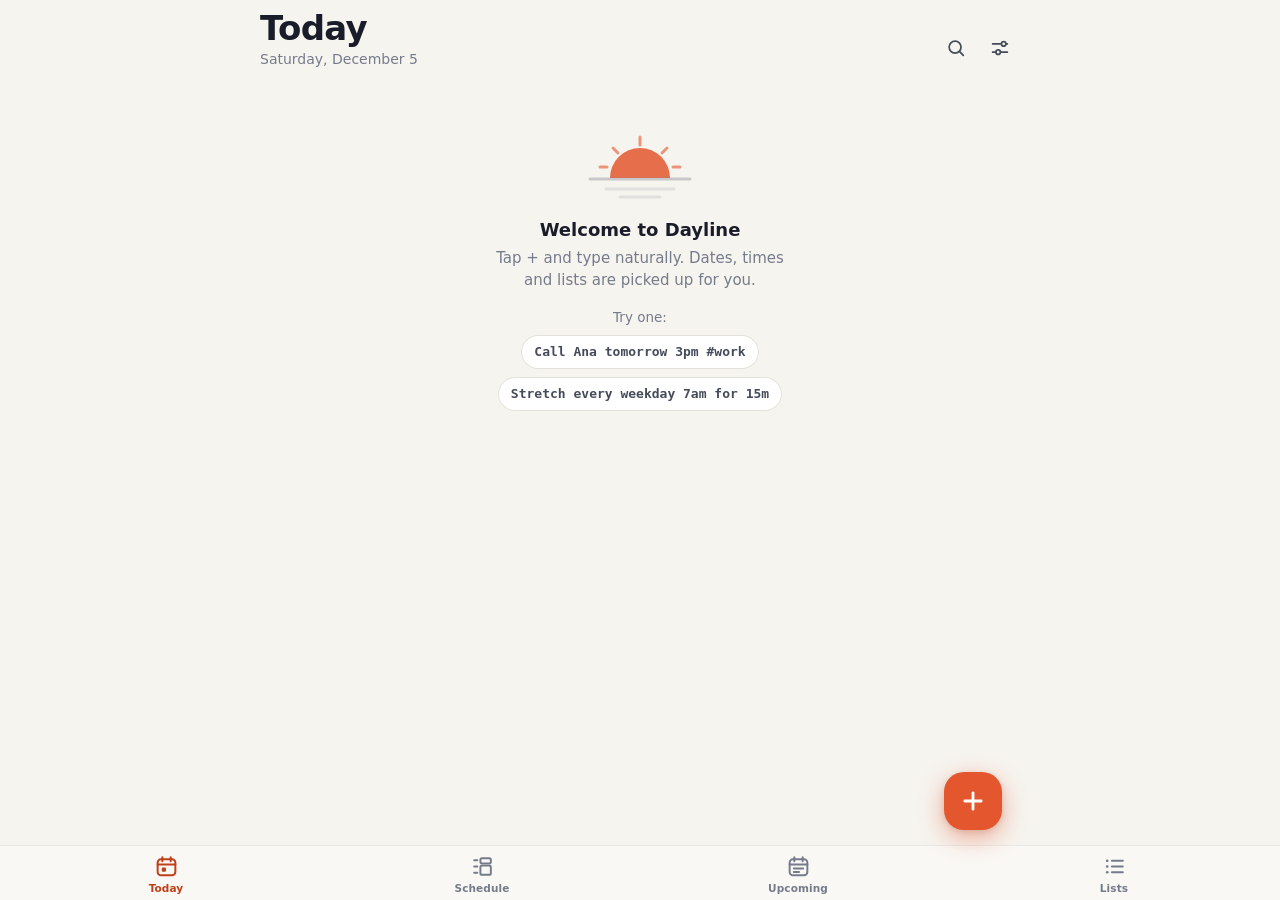
<file: index.html>
<!doctype html>
<html lang="en">
  <head>
    <meta charset="utf-8" />
    <meta name="viewport" content="width=device-width, initial-scale=1, viewport-fit=cover" />
    <meta http-equiv="Content-Security-Policy" content="default-src 'self'; script-src 'self'; style-src 'self' 'unsafe-inline'; img-src 'self' data: blob:; connect-src 'self' https://www.googleapis.com https://oauth2.googleapis.com https://login.microsoftonline.com https://graph.microsoft.com; manifest-src 'self'; worker-src 'self'; base-uri 'self'; form-action 'self'; object-src 'none'" />
    <title>Dayline</title>
    <meta name="description" content="Your to-dos and your calendar on one timeline." />
    <meta name="theme-color" content="#f6f4ef" media="(prefers-color-scheme: light)" />
    <meta name="theme-color" content="#0e121c" media="(prefers-color-scheme: dark)" />
    <meta name="mobile-web-app-capable" content="yes" />
    <meta name="apple-mobile-web-app-capable" content="yes" />
    <meta name="apple-mobile-web-app-status-bar-style" content="default" />
    <meta name="apple-mobile-web-app-title" content="Dayline" />
    <meta name="format-detection" content="telephone=no" />
    <link rel="manifest" href="manifest.webmanifest" />
    <link rel="icon" href="favicon.svg" type="image/svg+xml" />
    <link rel="icon" href="favicon-32.png" sizes="32x32" type="image/png" />
    <link rel="apple-touch-icon" href="apple-touch-icon.png" />
    <link rel="stylesheet" href="app.css" />
    <script src="config.js"></script>
    <script type="module" src="app.js"></script>
  </head>
  <body>
    <svg xmlns="http://www.w3.org/2000/svg" style="display: none" aria-hidden="true">
      <symbol id="i-today" viewBox="0 0 24 24"><rect x="3.5" y="5" width="17" height="15.5" rx="3.2" /><path d="M3.5 10h17M8 3v4M16 3v4" /><rect x="7.5" y="13" width="4" height="4" rx="1" fill="currentColor" stroke="none" /></symbol>
      <symbol id="i-schedule" viewBox="0 0 24 24"><path d="M4 6h3M4 12h3M4 18h3" /><rect x="10" y="4" width="10" height="5" rx="1.6" /><rect x="10" y="11" width="10" height="9" rx="1.6" /></symbol>
      <symbol id="i-upcoming" viewBox="0 0 24 24"><rect x="3.5" y="5" width="17" height="15.5" rx="3.2" /><path d="M3.5 10h17M8 3v4M16 3v4M7.5 14h9M7.5 17.2h5" /></symbol>
      <symbol id="i-lists" viewBox="0 0 24 24"><path d="M9.5 6.5h10.5M9.5 12h10.5M9.5 17.5h10.5" /><circle cx="5" cy="6.5" r="1.3" fill="currentColor" stroke="none" /><circle cx="5" cy="12" r="1.3" fill="currentColor" stroke="none" /><circle cx="5" cy="17.5" r="1.3" fill="currentColor" stroke="none" /></symbol>
      <symbol id="i-plus" viewBox="0 0 24 24"><path d="M12 5v14M5 12h14" /></symbol>
      <symbol id="i-search" viewBox="0 0 24 24"><circle cx="11" cy="11" r="6.5" /><path d="M20 20l-4.3-4.3" /></symbol>
      <symbol id="i-settings" viewBox="0 0 24 24"><path d="M4 7.5h9M19 7.5h1M4 16.5h3M13 16.5h7" /><circle cx="16" cy="7.5" r="2.4" /><circle cx="10" cy="16.5" r="2.4" /></symbol>
      <symbol id="i-check" viewBox="0 0 24 24"><path d="M5 12.5l4.3 4.3L19 7" /></symbol>
      <symbol id="i-chev-left" viewBox="0 0 24 24"><path d="M15 5l-7 7 7 7" /></symbol>
      <symbol id="i-chev-right" viewBox="0 0 24 24"><path d="M9 5l7 7-7 7" /></symbol>
      <symbol id="i-chev-down" viewBox="0 0 24 24"><path d="M5.5 9l6.5 6.5L18.5 9" /></symbol>
      <symbol id="i-x" viewBox="0 0 24 24"><path d="M6.5 6.5l11 11M17.5 6.5l-11 11" /></symbol>
      <symbol id="i-trash" viewBox="0 0 24 24"><path d="M4 7h16M9.5 7V4.5h5V7M6.5 7l1 13h9l1-13M10 11v5.5M14 11v5.5" /></symbol>
      <symbol id="i-repeat" viewBox="0 0 24 24"><path d="M17 3.5l3 3-3 3M4 11.5v-2a3 3 0 013-3h13M7 20.5l-3-3 3-3M20 12.5v2a3 3 0 01-3 3H4" /></symbol>
      <symbol id="i-bell" viewBox="0 0 24 24"><path d="M6 16.5v-5.5a6 6 0 1112 0v5.5l1.6 2H4.4l1.6-2zM10 21a2.2 2.2 0 004 0" /></symbol>
      <symbol id="i-flag" viewBox="0 0 24 24"><path d="M5.5 21V4M5.5 4.5h11l-2.2 4.2 2.2 4.3h-11" /></symbol>
      <symbol id="i-clock" viewBox="0 0 24 24"><circle cx="12" cy="12" r="8.5" /><path d="M12 7.5V12l3 2" /></symbol>
      <symbol id="i-cal" viewBox="0 0 24 24"><rect x="3.5" y="5" width="17" height="15.5" rx="3.2" /><path d="M3.5 10h17M8 3v4M16 3v4" /></symbol>
      <symbol id="i-cal-plus" viewBox="0 0 24 24"><rect x="3.5" y="5" width="17" height="15.5" rx="3.2" /><path d="M3.5 10h17M8 3v4M16 3v4M12 12.5v5M9.5 15h5" /></symbol>
      <symbol id="i-cal-check" viewBox="0 0 24 24"><rect x="3.5" y="5" width="17" height="15.5" rx="3.2" /><path d="M3.5 10h17M8 3v4M16 3v4M9 15l2 2 4-4" /></symbol>
      <symbol id="i-notes" viewBox="0 0 24 24"><path d="M5 6.5h14M5 11.5h14M5 16.5h9" /></symbol>
      <symbol id="i-subtasks" viewBox="0 0 24 24"><path d="M4 6.2l1.6 1.6L8.4 5M4 12.7l1.6 1.6 2.8-2.8M11.5 6.5h8.5M11.5 13h8.5M11.5 19h8.5M4.5 19h3" /></symbol>
      <symbol id="i-tag" viewBox="0 0 24 24"><path d="M3.5 12.3V4.5a1 1 0 011-1h7.8l8.2 8.2-8.8 8.8-8.2-8.2z" /><circle cx="8" cy="8" r="1.5" /></symbol>
      <symbol id="i-external" viewBox="0 0 24 24"><path d="M14 4h6v6M20 4l-9 9M18 14v5a1 1 0 01-1 1H5a1 1 0 01-1-1V7a1 1 0 011-1h5" /></symbol>
      <symbol id="i-sync" viewBox="0 0 24 24"><path d="M20 8.5A8 8 0 005.6 6M4 3.5v4h4M4 15.5A8 8 0 0018.4 18M20 20.5v-4h-4" /></symbol>
      <symbol id="i-sparkle" viewBox="0 0 24 24"><path d="M11 3.5l1.8 4.9 4.9 1.8-4.9 1.8L11 16.9l-1.8-4.9-4.9-1.8 4.9-1.8L11 3.5zM18.5 14.5l.9 2.1 2.1.9-2.1.9-.9 2.1-.9-2.1-2.1-.9 2.1-.9.9-2.1z" /></symbol>
      <symbol id="i-inbox" viewBox="0 0 24 24"><path d="M4 13.5L6.6 5h10.8L20 13.5v5.5a1 1 0 01-1 1H5a1 1 0 01-1-1v-5.5zM4 13.5h5l1 2.2h4l1-2.2h5" /></symbol>
      <symbol id="i-video" viewBox="0 0 24 24"><rect x="3" y="6.5" width="12.5" height="11" rx="2.2" /><path d="M15.5 10.5l5-3v9l-5-3" /></symbol>
      <symbol id="i-pin" viewBox="0 0 24 24"><path d="M12 21s-6.5-6.1-6.5-11a6.5 6.5 0 1113 0c0 4.9-6.5 11-6.5 11z" /><circle cx="12" cy="10" r="2.3" /></symbol>
      <symbol id="i-edit" viewBox="0 0 24 24"><path d="M4 20h4.2L19.5 8.7l-4.2-4.2L4 15.8V20zM13.8 6l4.2 4.2" /></symbol>
      <symbol id="i-share" viewBox="0 0 24 24"><path d="M12 14.5V3.5M8 7.5l4-4 4 4M7 10.5H6a1.5 1.5 0 00-1.5 1.5v7A1.5 1.5 0 006 20.5h12a1.5 1.5 0 001.5-1.5v-7a1.5 1.5 0 00-1.5-1.5h-1" /></symbol>
      <symbol id="i-add-home" viewBox="0 0 24 24"><rect x="4" y="4" width="16" height="16" rx="4" /><path d="M12 8.5v7M8.5 12h7" /></symbol>
      <symbol id="i-dots" viewBox="0 0 24 24"><circle cx="5.5" cy="12" r="1.5" fill="currentColor" stroke="none" /><circle cx="12" cy="12" r="1.5" fill="currentColor" stroke="none" /><circle cx="18.5" cy="12" r="1.5" fill="currentColor" stroke="none" /></symbol>
      <symbol id="i-download" viewBox="0 0 24 24"><path d="M12 4v11M7 10l5 5 5-5M5 20h14" /></symbol>
      <symbol id="i-upload" viewBox="0 0 24 24"><path d="M12 20V9M7 14l5-5 5 5M5 4h14" /></symbol>
      <symbol id="i-info" viewBox="0 0 24 24"><circle cx="12" cy="12" r="8.5" /><path d="M12 11v5.2M12 7.8h.01" /></symbol>
      <symbol id="i-copy" viewBox="0 0 24 24"><rect x="8.5" y="8.5" width="11.5" height="11.5" rx="2.2" /><path d="M15.5 8.5V5.5a1.5 1.5 0 00-1.5-1.5H5.5A1.5 1.5 0 004 5.5V14a1.5 1.5 0 001.5 1.5h3" /></symbol>
      <symbol id="i-alert" viewBox="0 0 24 24"><path d="M12 4l9 16H3L12 4zM12 10v4.2M12 17.2h.01" /></symbol>
      <symbol id="i-arrow-right" viewBox="0 0 24 24"><path d="M5 12h14M13 6l6 6-6 6" /></symbol>
      <symbol id="i-arrow-up" viewBox="0 0 24 24"><path d="M12 19V5M6 11l6-6 6 6" /></symbol>
      <symbol id="i-sun" viewBox="0 0 24 24"><circle cx="12" cy="12" r="4" /><path d="M12 2.5v2M12 19.5v2M4.6 4.6L6 6M18 18l1.4 1.4M2.5 12h2M19.5 12h2M4.6 19.4L6 18M18 6l1.4-1.4" /></symbol>
      <symbol id="i-link" viewBox="0 0 24 24"><path d="M10 14a4 4 0 005.7 0l3-3a4 4 0 00-5.7-5.7l-1 1M14 10a4 4 0 00-5.7 0l-3 3a4 4 0 005.7 5.7l1-1" /></symbol>
      <symbol id="i-hash" viewBox="0 0 24 24"><path d="M5 9h15M4 15h15M10 4L8 20M16 4l-2 16" /></symbol>
    </svg>

    <header id="topbar" class="topbar"></header>
    <main id="view" class="view" tabindex="-1"></main>

    <nav id="tabbar" class="tabbar" aria-label="Main">
      <button class="tab" data-action="go" data-view="today"><svg class="icon"><use href="#i-today" /></svg><span>Today</span></button>
      <button class="tab" data-action="go" data-view="schedule"><svg class="icon"><use href="#i-schedule" /></svg><span>Schedule</span></button>
      <button class="tab" data-action="go" data-view="upcoming"><svg class="icon"><use href="#i-upcoming" /></svg><span>Upcoming</span></button>
      <button class="tab" data-action="go" data-view="lists"><svg class="icon"><use href="#i-lists" /></svg><span>Lists</span></button>
    </nav>
    <button id="fab" class="fab" data-action="quick-add" aria-label="Add task"><svg class="icon"><use href="#i-plus" /></svg></button>

    <div id="sheet-root"></div>
    <div id="toast-root" aria-live="polite"></div>
    <noscript><p style="padding: 24px">Dayline needs JavaScript to run.</p></noscript>
  </body>
</html>
</file>
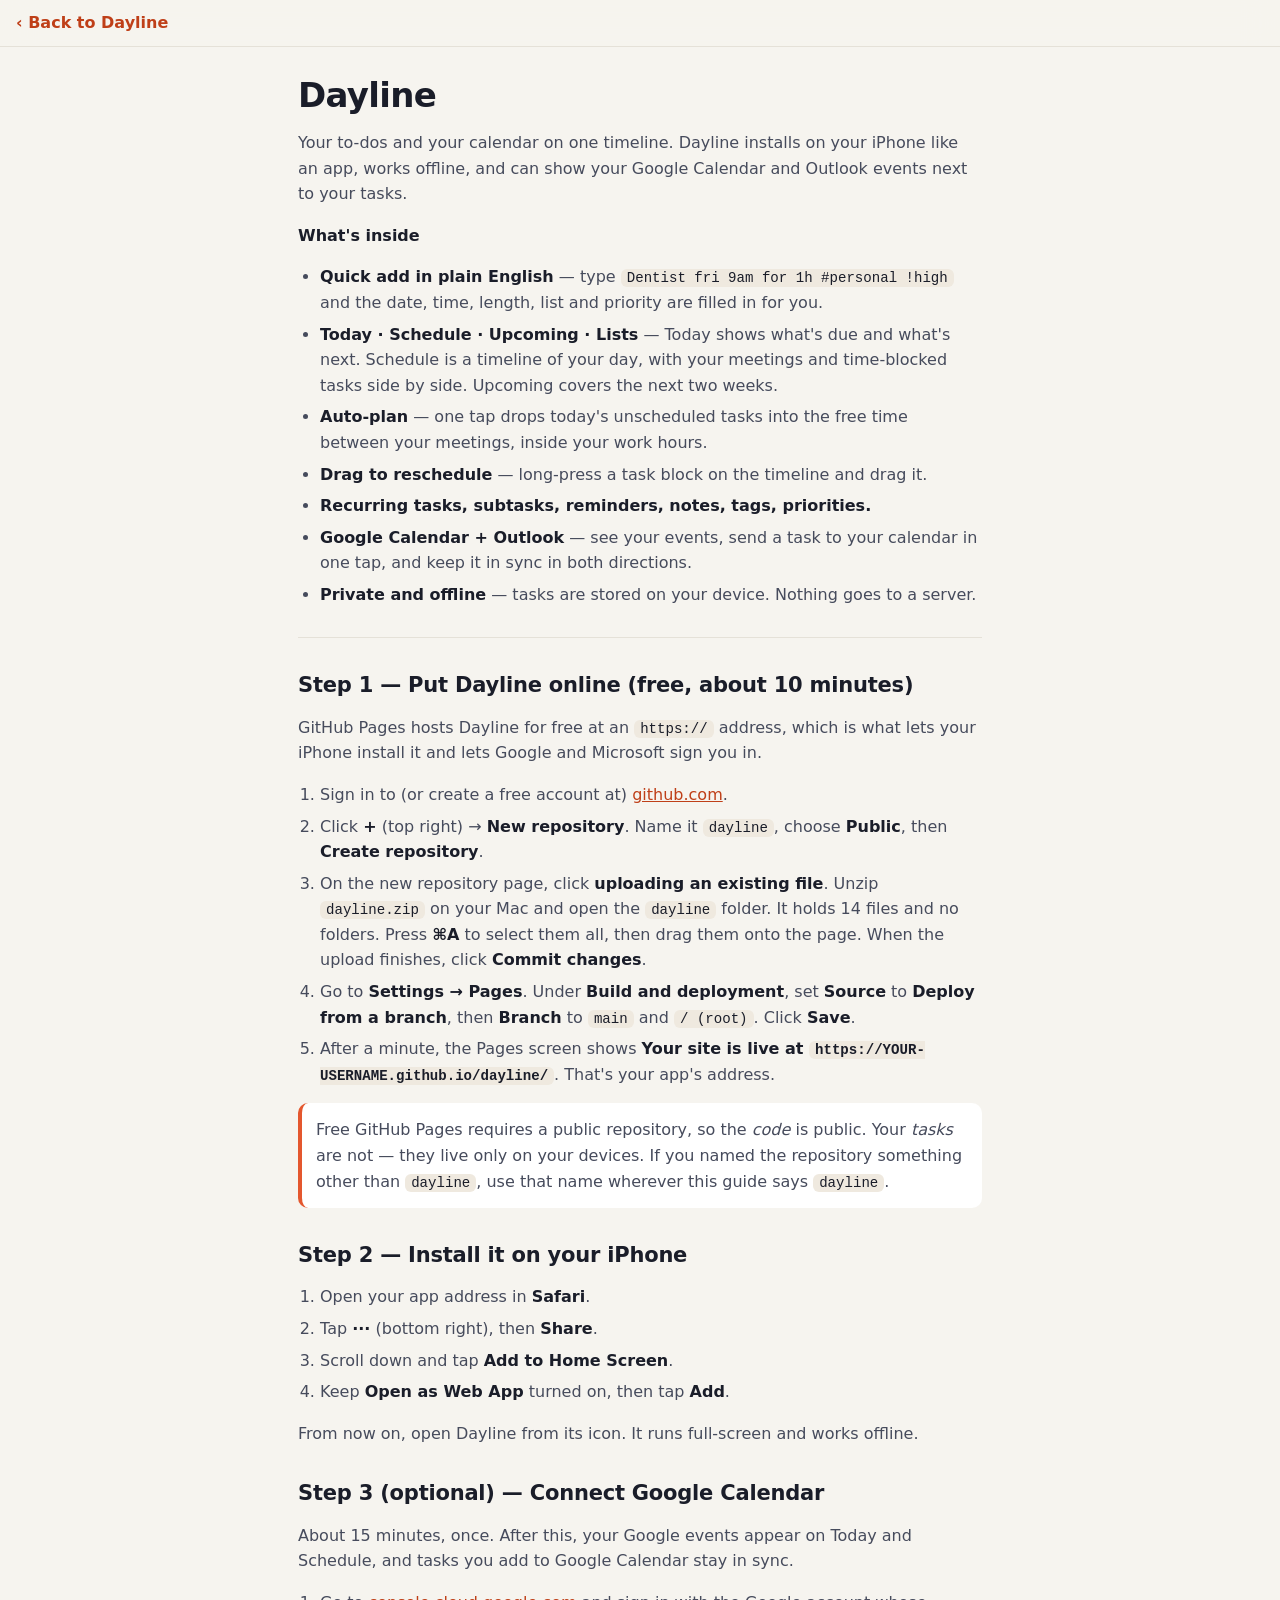
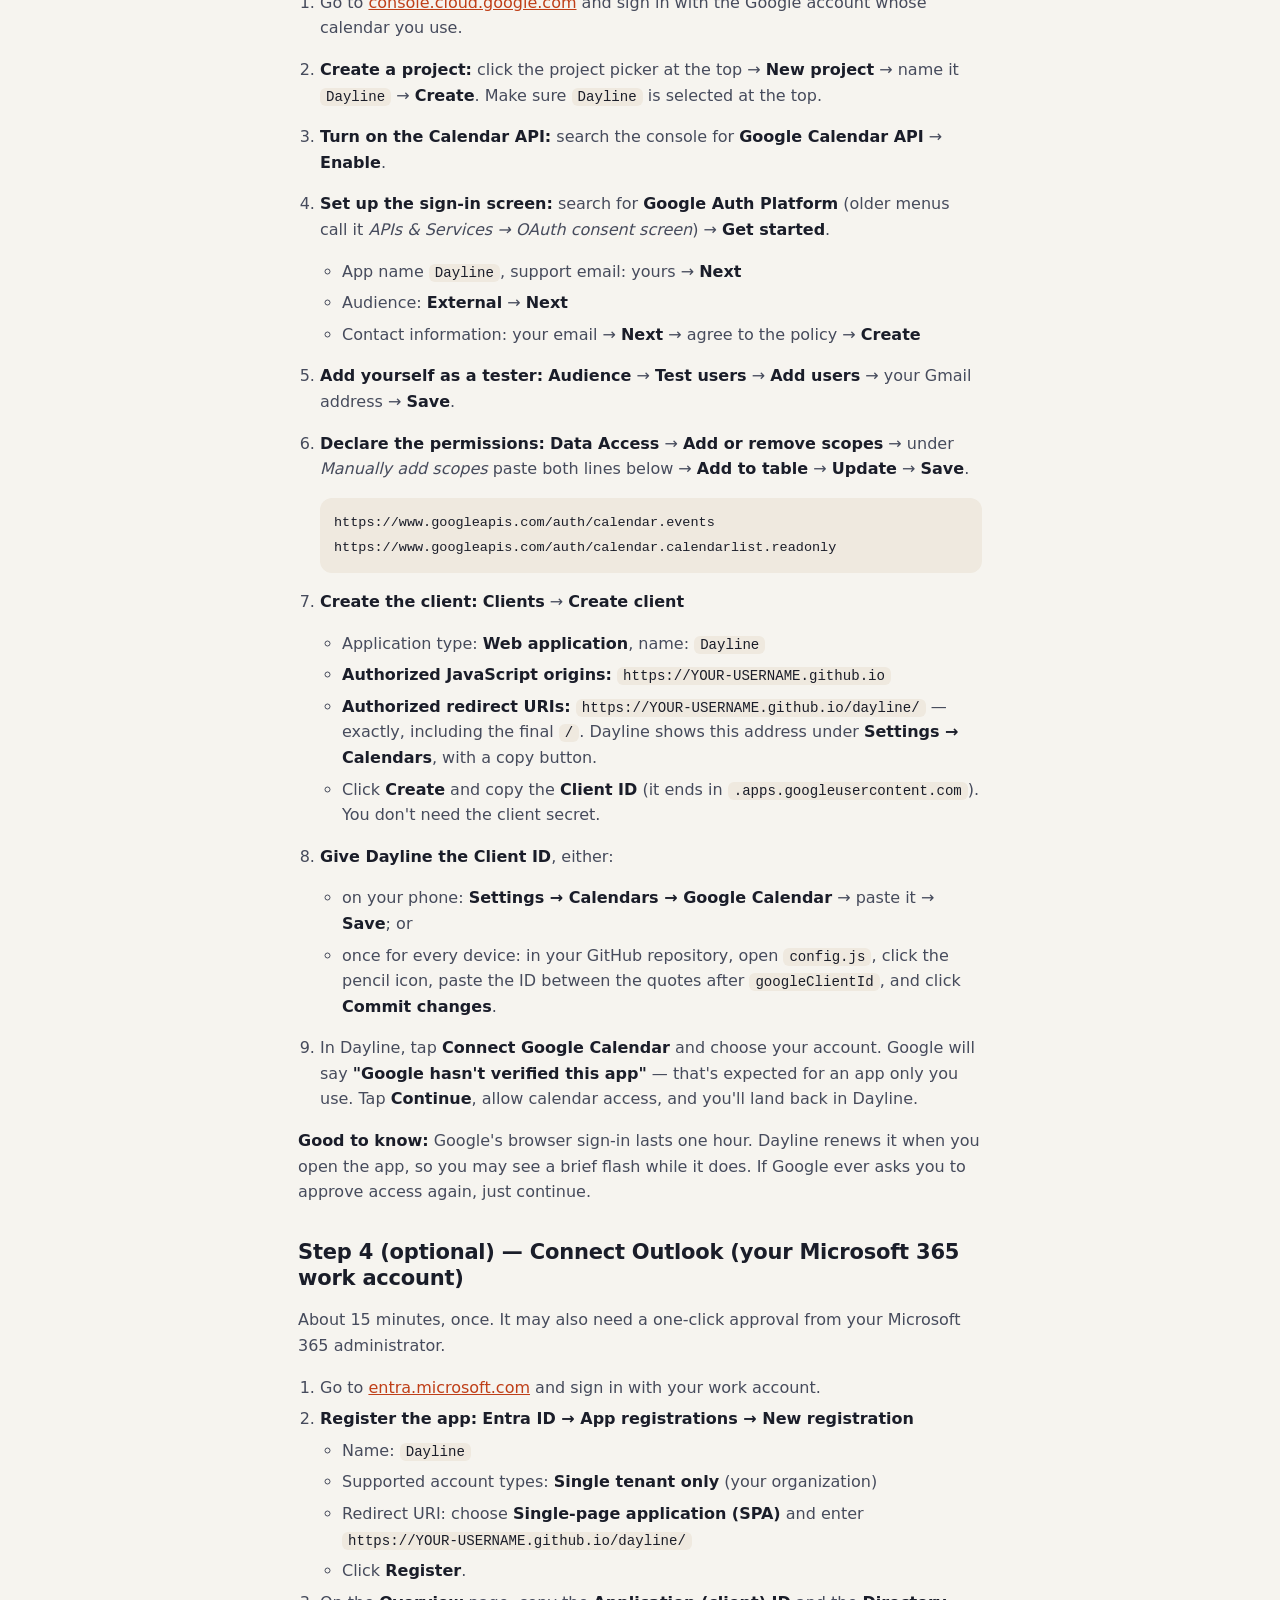
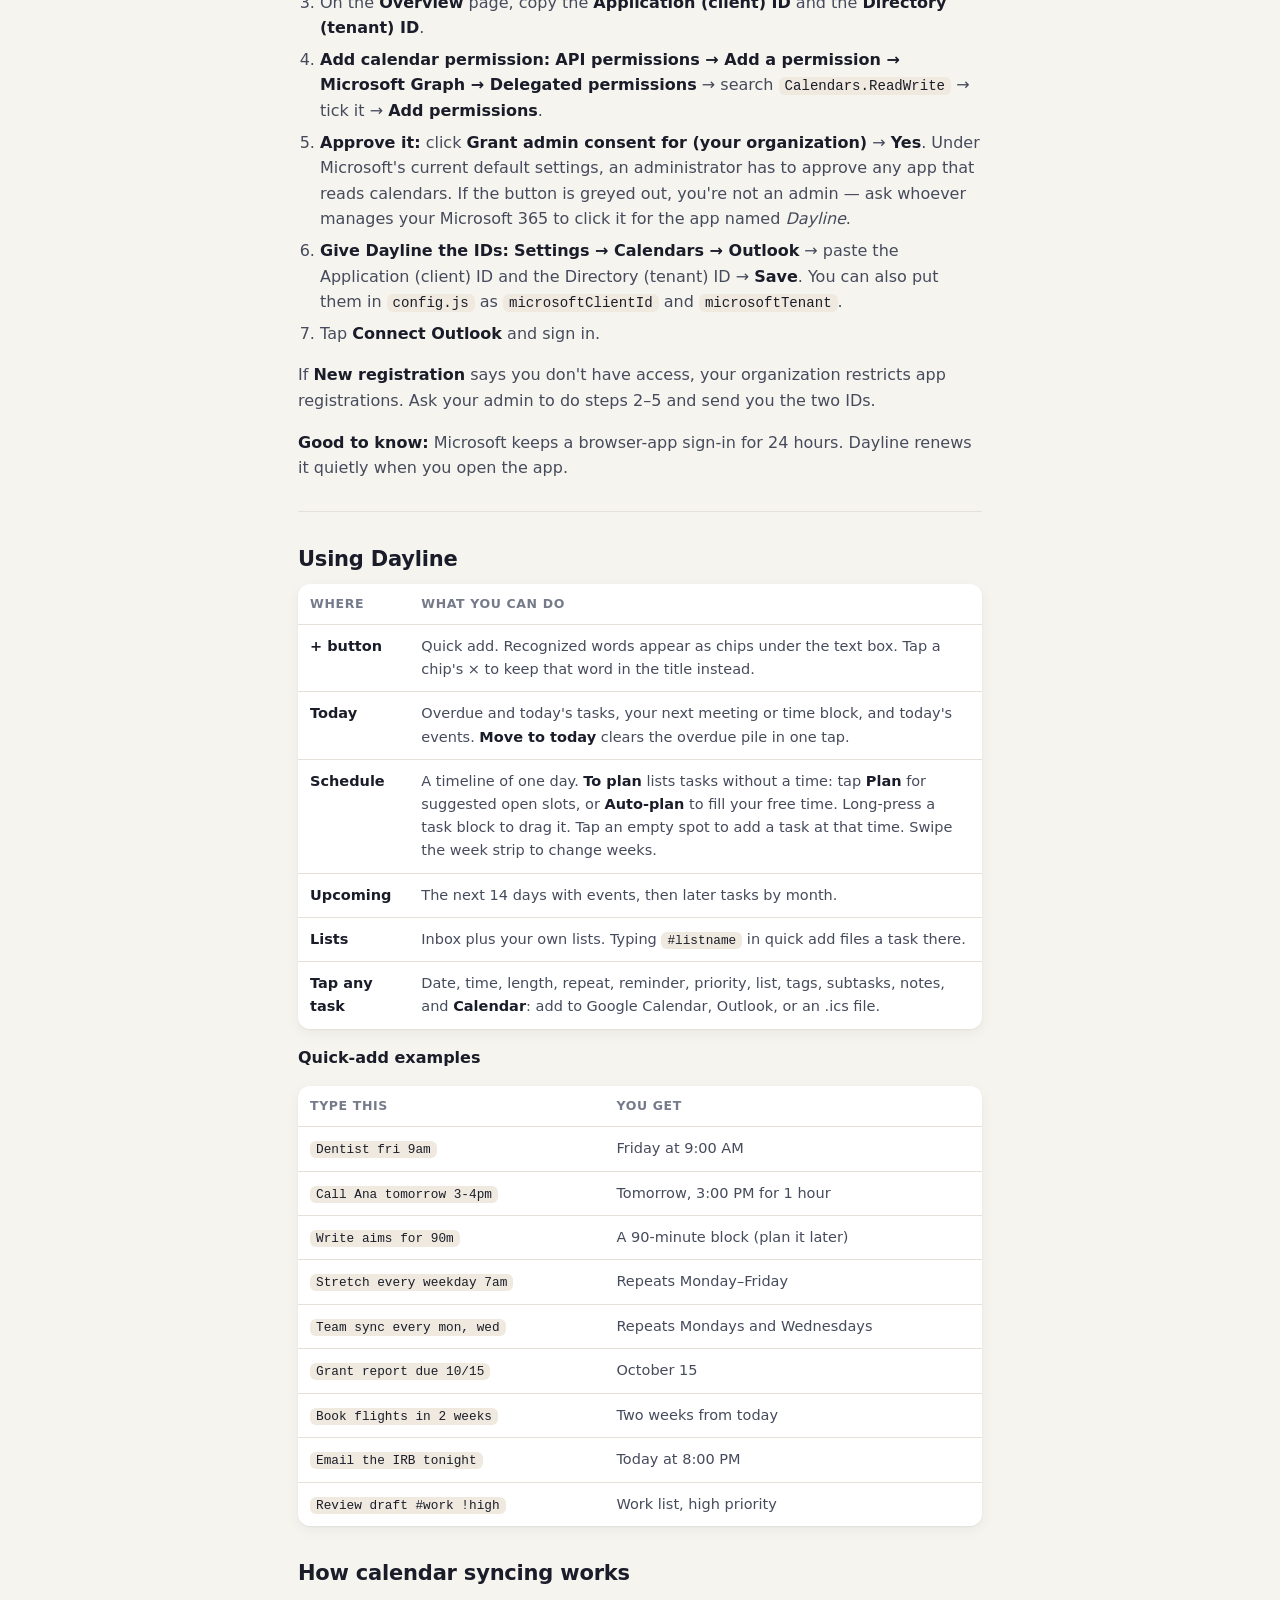
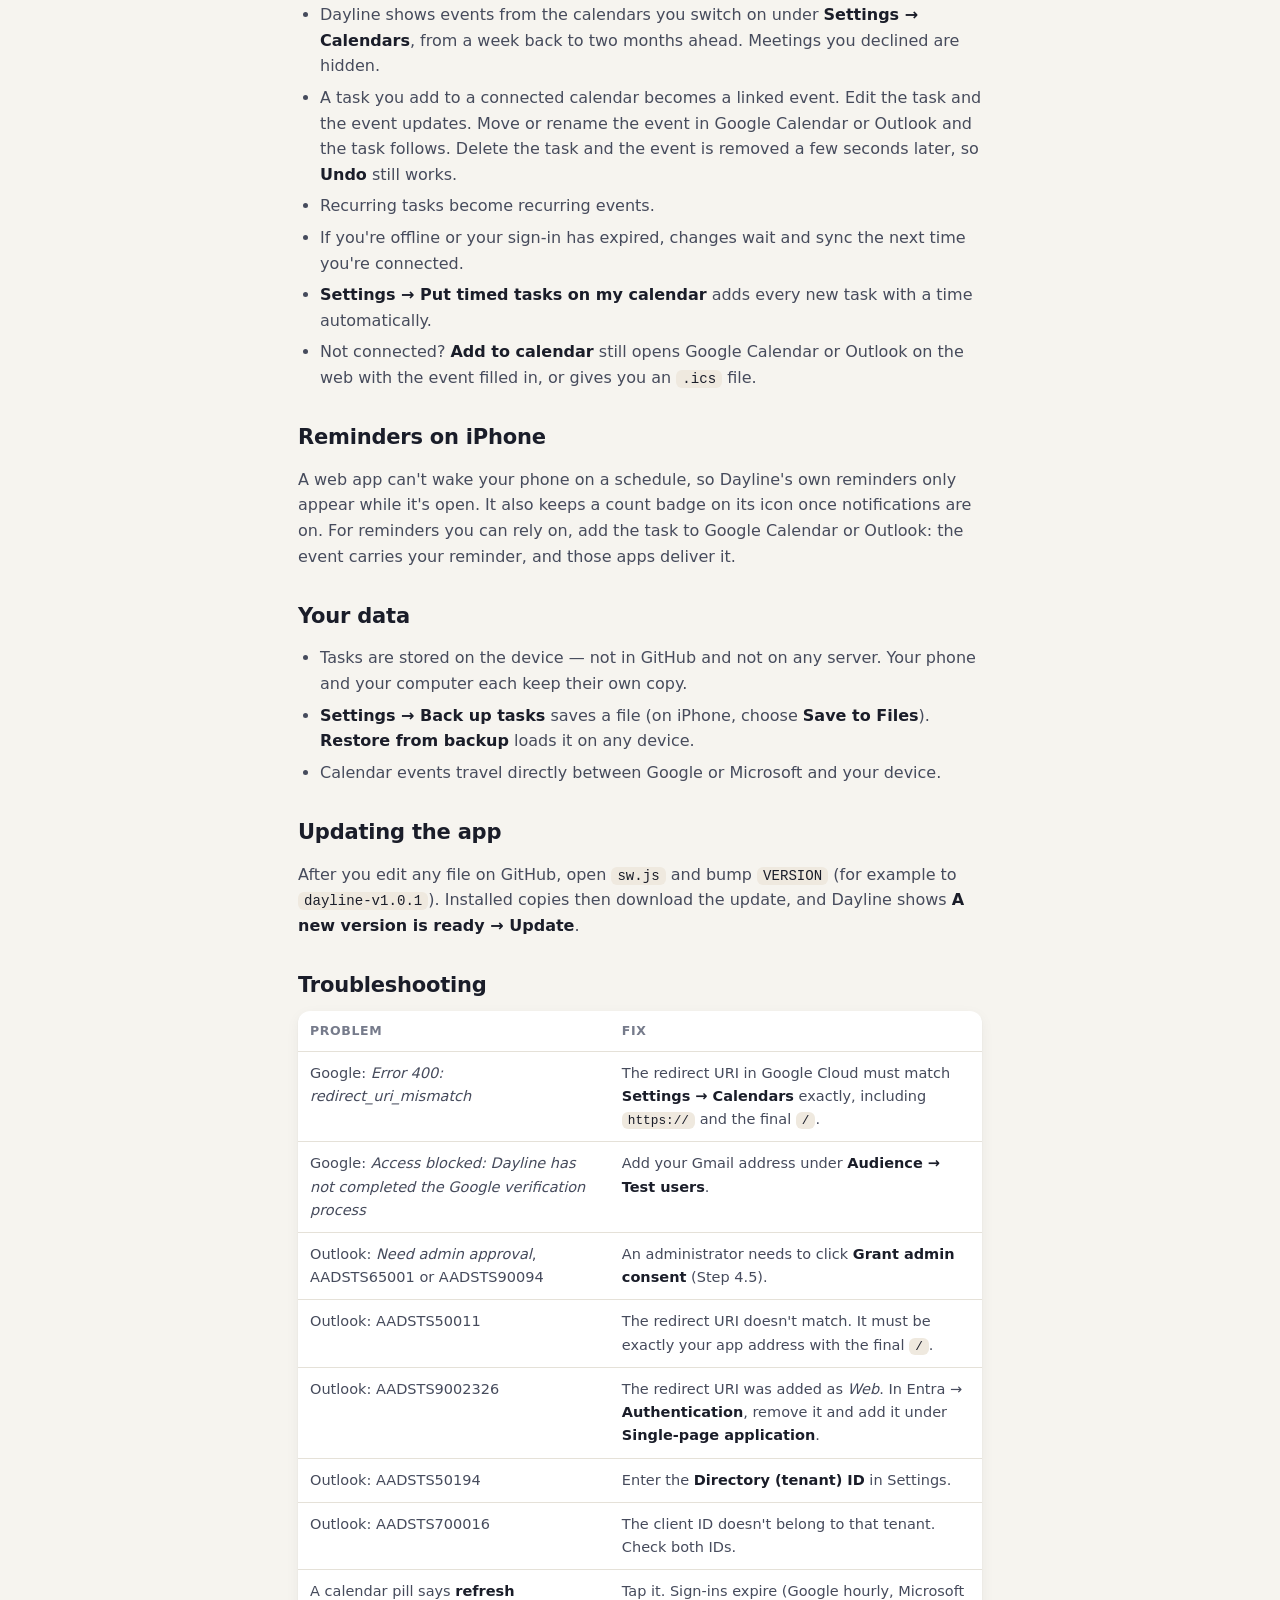
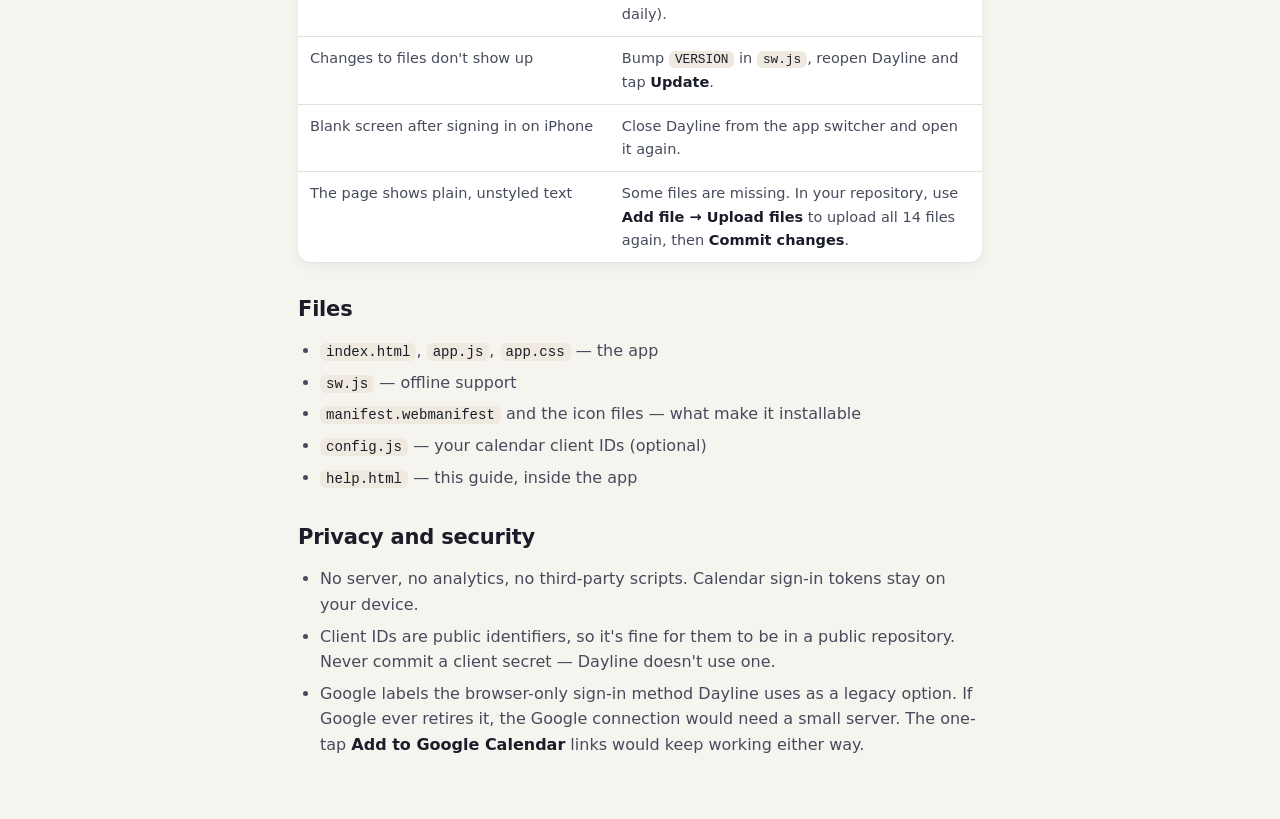
<file: help.html>
<!doctype html>
<html lang="en">
<head>
<meta charset="utf-8">
<meta name="viewport" content="width=device-width, initial-scale=1, viewport-fit=cover">
<meta http-equiv="Content-Security-Policy" content="default-src 'self'; style-src 'self' 'unsafe-inline'; img-src 'self' data:; object-src 'none'; base-uri 'self'">
<title>Dayline — Setup guide</title>
<meta name="theme-color" content="#f6f4ef" media="(prefers-color-scheme: light)">
<meta name="theme-color" content="#0e121c" media="(prefers-color-scheme: dark)">
<link rel="icon" href="favicon.svg" type="image/svg+xml">
<link rel="apple-touch-icon" href="apple-touch-icon.png">
<style>
:root{--bg:#f6f4ef;--surface:#fff;--surface-2:#f0ede6;--text:#1a1d29;--text-2:#464b5c;--muted:#767b8b;--border:#e5e1d8;--accent:#e4572e;--accent-text:#bf3f18;--code:#efe9df;color-scheme:light dark}
@media (prefers-color-scheme:dark){:root{--bg:#0e121c;--surface:#171c28;--surface-2:#1e2432;--text:#eceef3;--text-2:#bcc2cf;--muted:#8b92a4;--border:#283042;--accent:#ff7a50;--accent-text:#ff9a78;--code:#1e2432}}
*{box-sizing:border-box}
html{-webkit-text-size-adjust:100%;background:var(--bg)}
body{margin:0;background:var(--bg);color:var(--text);font:16px/1.6 -apple-system,BlinkMacSystemFont,"SF Pro Text","Segoe UI",system-ui,Roboto,sans-serif;-webkit-font-smoothing:antialiased}
.bar{position:sticky;top:0;z-index:5;background:color-mix(in srgb,var(--bg) 94%,transparent);-webkit-backdrop-filter:blur(16px);backdrop-filter:blur(16px);border-bottom:1px solid var(--border);padding:calc(env(safe-area-inset-top,0px) + 10px) 16px 10px}
.bar a{color:var(--accent-text);font-weight:650;text-decoration:none;font-size:16px}
main{max-width:720px;margin:0 auto;padding:8px 18px calc(env(safe-area-inset-bottom,0px) + 48px)}
h1{font-size:34px;line-height:1.1;letter-spacing:-.02em;margin:22px 0 8px}
h2{font-size:21px;line-height:1.25;letter-spacing:-.01em;margin:34px 0 10px;scroll-margin-top:70px}
h3{font-size:17px;margin:22px 0 8px}
p,li{color:var(--text-2)}
strong{color:var(--text)}
a{color:var(--accent-text)}
ul,ol{padding-left:22px}
li{margin:6px 0}
li>ul{margin:4px 0}
hr{border:0;border-top:1px solid var(--border);margin:30px 0}
code{font-family:ui-monospace,"SF Mono",Menlo,monospace;font-size:.88em;background:var(--code);color:var(--text);padding:1px 6px;border-radius:6px;word-break:break-word}
pre{background:var(--code);border-radius:12px;padding:12px 14px;overflow-x:auto}
pre code{background:none;padding:0;font-size:13.5px;word-break:normal}
blockquote{margin:14px 0;padding:10px 14px;background:var(--surface);border-left:4px solid var(--accent);border-radius:10px}
blockquote p{margin:4px 0}
.table-wrap{overflow-x:auto;margin:12px 0;border-radius:12px;background:var(--surface);box-shadow:0 1px 2px rgba(0,0,0,.05),0 4px 14px rgba(0,0,0,.05)}
table{border-collapse:collapse;width:100%;font-size:14.5px}
th,td{text-align:left;vertical-align:top;padding:10px 12px;border-bottom:1px solid var(--border)}
th{font-size:12.5px;text-transform:uppercase;letter-spacing:.05em;color:var(--muted)}
tr:last-child td{border-bottom:0}
td{color:var(--text-2)}
a[id]:empty{display:block;scroll-margin-top:72px}
</style>
</head>
<body>
<div class="bar"><a href="./">‹ Back to Dayline</a></div>
<main>
<h1>Dayline</h1>
<p>Your to-dos and your calendar on one timeline. Dayline installs on your iPhone like an app, works offline, and can show your Google Calendar and Outlook events next to your tasks.</p>
<p><strong>What&#39;s inside</strong></p>
<ul>
<li><strong>Quick add in plain English</strong> — type <code>Dentist fri 9am for 1h #personal !high</code> and the date, time, length, list and priority are filled in for you.</li>
<li><strong>Today · Schedule · Upcoming · Lists</strong> — Today shows what&#39;s due and what&#39;s next. Schedule is a timeline of your day, with your meetings and time-blocked tasks side by side. Upcoming covers the next two weeks.</li>
<li><strong>Auto-plan</strong> — one tap drops today&#39;s unscheduled tasks into the free time between your meetings, inside your work hours.</li>
<li><strong>Drag to reschedule</strong> — long-press a task block on the timeline and drag it.</li>
<li><strong>Recurring tasks, subtasks, reminders, notes, tags, priorities.</strong></li>
<li><strong>Google Calendar + Outlook</strong> — see your events, send a task to your calendar in one tap, and keep it in sync in both directions.</li>
<li><strong>Private and offline</strong> — tasks are stored on your device. Nothing goes to a server.</li>
</ul>
<hr>
<h2 id="step-1-put-dayline-online-free-about-10-">Step 1 — Put Dayline online (free, about 10 minutes)</h2>
<p>GitHub Pages hosts Dayline for free at an <code>https://</code> address, which is what lets your iPhone install it and lets Google and Microsoft sign you in.</p>
<ol>
<li>Sign in to (or create a free account at) <a target="_blank" rel="noopener" href="https://github.com">github.com</a>.</li>
<li>Click <strong>+</strong> (top right) → <strong>New repository</strong>. Name it <code>dayline</code>, choose <strong>Public</strong>, then <strong>Create repository</strong>.</li>
<li>On the new repository page, click <strong>uploading an existing file</strong>. Unzip <code>dayline.zip</code> on your Mac and open the <code>dayline</code> folder. It holds 14 files and no folders. Press <strong>⌘A</strong> to select them all, then drag them onto the page. When the upload finishes, click <strong>Commit changes</strong>.</li>
<li>Go to <strong>Settings → Pages</strong>. Under <strong>Build and deployment</strong>, set <strong>Source</strong> to <strong>Deploy from a branch</strong>, then <strong>Branch</strong> to <code>main</code> and <code>/ (root)</code>. Click <strong>Save</strong>.</li>
<li>After a minute, the Pages screen shows <strong>Your site is live at <code>https://YOUR-USERNAME.github.io/dayline/</code></strong>. That&#39;s your app&#39;s address.</li>
</ol>
<blockquote>
<p>Free GitHub Pages requires a public repository, so the <em>code</em> is public. Your <em>tasks</em> are not — they live only on your devices.
If you named the repository something other than <code>dayline</code>, use that name wherever this guide says <code>dayline</code>.</p>
</blockquote>
<h2 id="step-2-install-it-on-your-iphone">Step 2 — Install it on your iPhone</h2>
<ol>
<li>Open your app address in <strong>Safari</strong>.</li>
<li>Tap <strong>···</strong> (bottom right), then <strong>Share</strong>.</li>
<li>Scroll down and tap <strong>Add to Home Screen</strong>.</li>
<li>Keep <strong>Open as Web App</strong> turned on, then tap <strong>Add</strong>.</li>
</ol>
<p>From now on, open Dayline from its icon. It runs full-screen and works offline.</p>
<p><a id="google"></a></p>
<h2 id="step-3-optional-connect-google-calendar">Step 3 (optional) — Connect Google Calendar</h2>
<p>About 15 minutes, once. After this, your Google events appear on Today and Schedule, and tasks you add to Google Calendar stay in sync.</p>
<ol>
<li><p>Go to <a target="_blank" rel="noopener" href="https://console.cloud.google.com">console.cloud.google.com</a> and sign in with the Google account whose calendar you use.</p>
</li>
<li><p><strong>Create a project:</strong> click the project picker at the top → <strong>New project</strong> → name it <code>Dayline</code> → <strong>Create</strong>. Make sure <code>Dayline</code> is selected at the top.</p>
</li>
<li><p><strong>Turn on the Calendar API:</strong> search the console for <strong>Google Calendar API</strong> → <strong>Enable</strong>.</p>
</li>
<li><p><strong>Set up the sign-in screen:</strong> search for <strong>Google Auth Platform</strong> (older menus call it <em>APIs &amp; Services → OAuth consent screen</em>) → <strong>Get started</strong>.</p>
<ul>
<li>App name <code>Dayline</code>, support email: yours → <strong>Next</strong></li>
<li>Audience: <strong>External</strong> → <strong>Next</strong></li>
<li>Contact information: your email → <strong>Next</strong> → agree to the policy → <strong>Create</strong></li>
</ul>
</li>
<li><p><strong>Add yourself as a tester:</strong> <strong>Audience</strong> → <strong>Test users</strong> → <strong>Add users</strong> → your Gmail address → <strong>Save</strong>.</p>
</li>
<li><p><strong>Declare the permissions:</strong> <strong>Data Access</strong> → <strong>Add or remove scopes</strong> → under <em>Manually add scopes</em> paste both lines below → <strong>Add to table</strong> → <strong>Update</strong> → <strong>Save</strong>.</p>
<pre><code>https://www.googleapis.com/auth/calendar.events
https://www.googleapis.com/auth/calendar.calendarlist.readonly
</code></pre>
</li>
<li><p><strong>Create the client:</strong> <strong>Clients</strong> → <strong>Create client</strong></p>
<ul>
<li>Application type: <strong>Web application</strong>, name: <code>Dayline</code></li>
<li><strong>Authorized JavaScript origins:</strong> <code>https://YOUR-USERNAME.github.io</code></li>
<li><strong>Authorized redirect URIs:</strong> <code>https://YOUR-USERNAME.github.io/dayline/</code> — exactly, including the final <code>/</code>. Dayline shows this address under <strong>Settings → Calendars</strong>, with a copy button.</li>
<li>Click <strong>Create</strong> and copy the <strong>Client ID</strong> (it ends in <code>.apps.googleusercontent.com</code>). You don&#39;t need the client secret.</li>
</ul>
</li>
<li><p><strong>Give Dayline the Client ID</strong>, either:</p>
<ul>
<li>on your phone: <strong>Settings → Calendars → Google Calendar</strong> → paste it → <strong>Save</strong>; or</li>
<li>once for every device: in your GitHub repository, open <code>config.js</code>, click the pencil icon, paste the ID between the quotes after <code>googleClientId</code>, and click <strong>Commit changes</strong>.</li>
</ul>
</li>
<li><p>In Dayline, tap <strong>Connect Google Calendar</strong> and choose your account. Google will say <strong>&quot;Google hasn&#39;t verified this app&quot;</strong> — that&#39;s expected for an app only you use. Tap <strong>Continue</strong>, allow calendar access, and you&#39;ll land back in Dayline.</p>
</li>
</ol>
<p><strong>Good to know:</strong> Google&#39;s browser sign-in lasts one hour. Dayline renews it when you open the app, so you may see a brief flash while it does. If Google ever asks you to approve access again, just continue.</p>
<p><a id="outlook"></a></p>
<h2 id="step-4-optional-connect-outlook-your-mic">Step 4 (optional) — Connect Outlook (your Microsoft 365 work account)</h2>
<p>About 15 minutes, once. It may also need a one-click approval from your Microsoft 365 administrator.</p>
<ol>
<li>Go to <a target="_blank" rel="noopener" href="https://entra.microsoft.com">entra.microsoft.com</a> and sign in with your work account.</li>
<li><strong>Register the app:</strong> <strong>Entra ID → App registrations → New registration</strong><ul>
<li>Name: <code>Dayline</code></li>
<li>Supported account types: <strong>Single tenant only</strong> (your organization)</li>
<li>Redirect URI: choose <strong>Single-page application (SPA)</strong> and enter <code>https://YOUR-USERNAME.github.io/dayline/</code></li>
<li>Click <strong>Register</strong>.</li>
</ul>
</li>
<li>On the <strong>Overview</strong> page, copy the <strong>Application (client) ID</strong> and the <strong>Directory (tenant) ID</strong>.</li>
<li><strong>Add calendar permission:</strong> <strong>API permissions → Add a permission → Microsoft Graph → Delegated permissions</strong> → search <code>Calendars.ReadWrite</code> → tick it → <strong>Add permissions</strong>.</li>
<li><strong>Approve it:</strong> click <strong>Grant admin consent for (your organization)</strong> → <strong>Yes</strong>. Under Microsoft&#39;s current default settings, an administrator has to approve any app that reads calendars. If the button is greyed out, you&#39;re not an admin — ask whoever manages your Microsoft 365 to click it for the app named <em>Dayline</em>.</li>
<li><strong>Give Dayline the IDs:</strong> <strong>Settings → Calendars → Outlook</strong> → paste the Application (client) ID and the Directory (tenant) ID → <strong>Save</strong>. You can also put them in <code>config.js</code> as <code>microsoftClientId</code> and <code>microsoftTenant</code>.</li>
<li>Tap <strong>Connect Outlook</strong> and sign in.</li>
</ol>
<p>If <strong>New registration</strong> says you don&#39;t have access, your organization restricts app registrations. Ask your admin to do steps 2–5 and send you the two IDs.</p>
<p><strong>Good to know:</strong> Microsoft keeps a browser-app sign-in for 24 hours. Dayline renews it quietly when you open the app.</p>
<hr>
<h2 id="using-dayline">Using Dayline</h2>
<div class="table-wrap"><table>
<thead>
<tr>
<th>Where</th>
<th>What you can do</th>
</tr>
</thead>
<tbody><tr>
<td><strong>+ button</strong></td>
<td>Quick add. Recognized words appear as chips under the text box. Tap a chip&#39;s × to keep that word in the title instead.</td>
</tr>
<tr>
<td><strong>Today</strong></td>
<td>Overdue and today&#39;s tasks, your next meeting or time block, and today&#39;s events. <strong>Move to today</strong> clears the overdue pile in one tap.</td>
</tr>
<tr>
<td><strong>Schedule</strong></td>
<td>A timeline of one day. <strong>To plan</strong> lists tasks without a time: tap <strong>Plan</strong> for suggested open slots, or <strong>Auto-plan</strong> to fill your free time. Long-press a task block to drag it. Tap an empty spot to add a task at that time. Swipe the week strip to change weeks.</td>
</tr>
<tr>
<td><strong>Upcoming</strong></td>
<td>The next 14 days with events, then later tasks by month.</td>
</tr>
<tr>
<td><strong>Lists</strong></td>
<td>Inbox plus your own lists. Typing <code>#listname</code> in quick add files a task there.</td>
</tr>
<tr>
<td><strong>Tap any task</strong></td>
<td>Date, time, length, repeat, reminder, priority, list, tags, subtasks, notes, and <strong>Calendar</strong>: add to Google Calendar, Outlook, or an .ics file.</td>
</tr>
</tbody></table></div>
<p><strong>Quick-add examples</strong></p>
<div class="table-wrap"><table>
<thead>
<tr>
<th>Type this</th>
<th>You get</th>
</tr>
</thead>
<tbody><tr>
<td><code>Dentist fri 9am</code></td>
<td>Friday at 9:00 AM</td>
</tr>
<tr>
<td><code>Call Ana tomorrow 3-4pm</code></td>
<td>Tomorrow, 3:00 PM for 1 hour</td>
</tr>
<tr>
<td><code>Write aims for 90m</code></td>
<td>A 90-minute block (plan it later)</td>
</tr>
<tr>
<td><code>Stretch every weekday 7am</code></td>
<td>Repeats Monday–Friday</td>
</tr>
<tr>
<td><code>Team sync every mon, wed</code></td>
<td>Repeats Mondays and Wednesdays</td>
</tr>
<tr>
<td><code>Grant report due 10/15</code></td>
<td>October 15</td>
</tr>
<tr>
<td><code>Book flights in 2 weeks</code></td>
<td>Two weeks from today</td>
</tr>
<tr>
<td><code>Email the IRB tonight</code></td>
<td>Today at 8:00 PM</td>
</tr>
<tr>
<td><code>Review draft #work !high</code></td>
<td>Work list, high priority</td>
</tr>
</tbody></table></div>
<h2 id="how-calendar-syncing-works">How calendar syncing works</h2>
<ul>
<li>Dayline shows events from the calendars you switch on under <strong>Settings → Calendars</strong>, from a week back to two months ahead. Meetings you declined are hidden.</li>
<li>A task you add to a connected calendar becomes a linked event. Edit the task and the event updates. Move or rename the event in Google Calendar or Outlook and the task follows. Delete the task and the event is removed a few seconds later, so <strong>Undo</strong> still works.</li>
<li>Recurring tasks become recurring events.</li>
<li>If you&#39;re offline or your sign-in has expired, changes wait and sync the next time you&#39;re connected.</li>
<li><strong>Settings → Put timed tasks on my calendar</strong> adds every new task with a time automatically.</li>
<li>Not connected? <strong>Add to calendar</strong> still opens Google Calendar or Outlook on the web with the event filled in, or gives you an <code>.ics</code> file.</li>
</ul>
<h2 id="reminders-on-iphone">Reminders on iPhone</h2>
<p>A web app can&#39;t wake your phone on a schedule, so Dayline&#39;s own reminders only appear while it&#39;s open. It also keeps a count badge on its icon once notifications are on. For reminders you can rely on, add the task to Google Calendar or Outlook: the event carries your reminder, and those apps deliver it.</p>
<h2 id="your-data">Your data</h2>
<ul>
<li>Tasks are stored on the device — not in GitHub and not on any server. Your phone and your computer each keep their own copy.</li>
<li><strong>Settings → Back up tasks</strong> saves a file (on iPhone, choose <strong>Save to Files</strong>). <strong>Restore from backup</strong> loads it on any device.</li>
<li>Calendar events travel directly between Google or Microsoft and your device.</li>
</ul>
<h2 id="updating-the-app">Updating the app</h2>
<p>After you edit any file on GitHub, open <code>sw.js</code> and bump <code>VERSION</code> (for example to <code>dayline-v1.0.1</code>). Installed copies then download the update, and Dayline shows <strong>A new version is ready → Update</strong>.</p>
<h2 id="troubleshooting">Troubleshooting</h2>
<div class="table-wrap"><table>
<thead>
<tr>
<th>Problem</th>
<th>Fix</th>
</tr>
</thead>
<tbody><tr>
<td>Google: <em>Error 400: redirect_uri_mismatch</em></td>
<td>The redirect URI in Google Cloud must match <strong>Settings → Calendars</strong> exactly, including <code>https://</code> and the final <code>/</code>.</td>
</tr>
<tr>
<td>Google: <em>Access blocked: Dayline has not completed the Google verification process</em></td>
<td>Add your Gmail address under <strong>Audience → Test users</strong>.</td>
</tr>
<tr>
<td>Outlook: <em>Need admin approval</em>, AADSTS65001 or AADSTS90094</td>
<td>An administrator needs to click <strong>Grant admin consent</strong> (Step 4.5).</td>
</tr>
<tr>
<td>Outlook: AADSTS50011</td>
<td>The redirect URI doesn&#39;t match. It must be exactly your app address with the final <code>/</code>.</td>
</tr>
<tr>
<td>Outlook: AADSTS9002326</td>
<td>The redirect URI was added as <em>Web</em>. In Entra → <strong>Authentication</strong>, remove it and add it under <strong>Single-page application</strong>.</td>
</tr>
<tr>
<td>Outlook: AADSTS50194</td>
<td>Enter the <strong>Directory (tenant) ID</strong> in Settings.</td>
</tr>
<tr>
<td>Outlook: AADSTS700016</td>
<td>The client ID doesn&#39;t belong to that tenant. Check both IDs.</td>
</tr>
<tr>
<td>A calendar pill says <strong>refresh</strong></td>
<td>Tap it. Sign-ins expire (Google hourly, Microsoft daily).</td>
</tr>
<tr>
<td>Changes to files don&#39;t show up</td>
<td>Bump <code>VERSION</code> in <code>sw.js</code>, reopen Dayline and tap <strong>Update</strong>.</td>
</tr>
<tr>
<td>Blank screen after signing in on iPhone</td>
<td>Close Dayline from the app switcher and open it again.</td>
</tr>
<tr>
<td>The page shows plain, unstyled text</td>
<td>Some files are missing. In your repository, use <strong>Add file → Upload files</strong> to upload all 14 files again, then <strong>Commit changes</strong>.</td>
</tr>
</tbody></table></div>
<h2 id="files">Files</h2>
<ul>
<li><code>index.html</code>, <code>app.js</code>, <code>app.css</code> — the app</li>
<li><code>sw.js</code> — offline support</li>
<li><code>manifest.webmanifest</code> and the icon files — what make it installable</li>
<li><code>config.js</code> — your calendar client IDs (optional)</li>
<li><code>help.html</code> — this guide, inside the app</li>
</ul>
<h2 id="privacy-and-security">Privacy and security</h2>
<ul>
<li>No server, no analytics, no third-party scripts. Calendar sign-in tokens stay on your device.</li>
<li>Client IDs are public identifiers, so it&#39;s fine for them to be in a public repository. Never commit a client secret — Dayline doesn&#39;t use one.</li>
<li>Google labels the browser-only sign-in method Dayline uses as a legacy option. If Google ever retires it, the Google connection would need a small server. The one-tap <strong>Add to Google Calendar</strong> links would keep working either way.</li>
</ul>

</main>
</body>
</html>
</file>
<file: app.css>
/* Dayline — tasks + time on one line.
   Design: warm paper + navy ink in light mode, deep night in dark mode; a sunrise coral accent. */

:root {
  color-scheme: light dark;
  --bg: #f6f4ef;
  --surface: #ffffff;
  --surface-2: #f0ede6;
  --surface-3: #e7e3da;
  --text: #1a1d29;
  --text-2: #464b5c;
  --muted: #767b8b;
  --border: #e5e1d8;
  --hairline: rgba(26, 29, 41, 0.08);
  --accent: #e4572e;
  --accent-text: #bf3f18;
  --accent-soft: #fce8e0;
  --btn-bg: #1f2a44;
  --btn-text: #ffffff;
  --ok: #15803d;
  --danger: #c62828;
  --danger-soft: #fde8e8;
  --p3: #e5484d;
  --p2: #e59400;
  --p1: #3b7be8;
  --google: #3f73e0;
  --outlook: #0f7d91;
  --blur-bg: rgba(246, 244, 239, 0.94);
  --tab-bg: rgba(250, 249, 246, 0.9);
  --shadow-1: 0 1px 2px rgba(20, 24, 40, 0.05), 0 4px 14px rgba(20, 24, 40, 0.06);
  --shadow-2: 0 10px 40px rgba(20, 24, 40, 0.18);
  --backdrop: rgba(18, 20, 28, 0.36);
  --radius: 14px;
  --radius-sm: 10px;
  --tabbar-h: 54px;
  --safe-top: env(safe-area-inset-top, 0px);
  --safe-bottom: env(safe-area-inset-bottom, 0px);
  --font: -apple-system, BlinkMacSystemFont, 'SF Pro Text', 'Segoe UI', system-ui, Roboto, 'Helvetica Neue', Arial, sans-serif;
  --font-display: -apple-system, BlinkMacSystemFont, 'SF Pro Display', 'Segoe UI', system-ui, Roboto, sans-serif;
  --hh: 56px; /* hour height on the timeline */
}

@media (prefers-color-scheme: dark) {
  :root:not([data-theme='light']) {
    --bg: #0e121c;
    --surface: #171c28;
    --surface-2: #1e2432;
    --surface-3: #283042;
    --text: #eceef3;
    --text-2: #bcc2cf;
    --muted: #8b92a4;
    --border: #283042;
    --hairline: rgba(255, 255, 255, 0.08);
    --accent: #ff7a50;
    --accent-text: #ff9a78;
    --accent-soft: rgba(255, 122, 80, 0.15);
    --btn-bg: #ff7a50;
    --btn-text: #1b0e08;
    --ok: #4ade80;
    --danger: #ff6b6b;
    --danger-soft: rgba(255, 107, 107, 0.14);
    --p3: #ff6b6b;
    --p2: #fbbf24;
    --p1: #6aa1ff;
    --google: #7fa5ff;
    --outlook: #4cc3d6;
    --blur-bg: rgba(14, 18, 28, 0.93);
    --tab-bg: rgba(20, 25, 36, 0.9);
    --shadow-1: 0 1px 2px rgba(0, 0, 0, 0.3), 0 4px 14px rgba(0, 0, 0, 0.25);
    --shadow-2: 0 10px 40px rgba(0, 0, 0, 0.5);
    --backdrop: rgba(0, 0, 0, 0.55);
  }
}

:root[data-theme='dark'] {
  --bg: #0e121c;
  --surface: #171c28;
  --surface-2: #1e2432;
  --surface-3: #283042;
  --text: #eceef3;
  --text-2: #bcc2cf;
  --muted: #8b92a4;
  --border: #283042;
  --hairline: rgba(255, 255, 255, 0.08);
  --accent: #ff7a50;
  --accent-text: #ff9a78;
  --accent-soft: rgba(255, 122, 80, 0.15);
  --btn-bg: #ff7a50;
  --btn-text: #1b0e08;
  --ok: #4ade80;
  --danger: #ff6b6b;
  --danger-soft: rgba(255, 107, 107, 0.14);
  --p3: #ff6b6b;
  --p2: #fbbf24;
  --p1: #6aa1ff;
  --google: #7fa5ff;
  --outlook: #4cc3d6;
  --blur-bg: rgba(14, 18, 28, 0.93);
  --tab-bg: rgba(20, 25, 36, 0.9);
  --shadow-1: 0 1px 2px rgba(0, 0, 0, 0.3), 0 4px 14px rgba(0, 0, 0, 0.25);
  --shadow-2: 0 10px 40px rgba(0, 0, 0, 0.5);
  --backdrop: rgba(0, 0, 0, 0.55);
  color-scheme: dark;
}
:root[data-theme='light'] {
  color-scheme: light;
}

/* ---------- base ---------- */
*,
*::before,
*::after {
  box-sizing: border-box;
}
html {
  -webkit-text-size-adjust: 100%;
  text-size-adjust: 100%;
  background: var(--bg);
}
body {
  margin: 0;
  min-height: 100vh;
  min-height: 100dvh;
  background: var(--bg);
  color: var(--text);
  font: 16px/1.4 var(--font);
  -webkit-font-smoothing: antialiased;
  -moz-osx-font-smoothing: grayscale;
  -webkit-tap-highlight-color: transparent;
}
body.sheet-open {
  overflow: hidden;
}
button,
input,
select,
textarea {
  font: inherit;
  color: inherit;
}
button {
  background: none;
  border: 0;
  padding: 0;
  cursor: pointer;
  touch-action: manipulation;
  -webkit-user-select: none;
  user-select: none;
}
button:focus-visible,
a:focus-visible,
input:focus-visible,
select:focus-visible,
textarea:focus-visible {
  outline: 2px solid var(--accent);
  outline-offset: 2px;
}
a {
  color: var(--accent-text);
}
/* iOS only delivers delegated taps to elements that look clickable. */
[data-action] {
  cursor: pointer;
}
ul {
  list-style: none;
  margin: 0;
  padding: 0;
}
h1,
h2,
h3,
p {
  margin: 0;
}
.icon {
  width: 22px;
  height: 22px;
  flex: none;
  fill: none;
  stroke: currentColor;
  stroke-width: 1.9;
  stroke-linecap: round;
  stroke-linejoin: round;
}
.icon.sm {
  width: 18px;
  height: 18px;
}
.icon.xs {
  width: 13px;
  height: 13px;
  stroke-width: 2.2;
}
.sr-only {
  position: absolute !important;
  width: 1px;
  height: 1px;
  overflow: hidden;
  clip: rect(0 0 0 0);
  white-space: nowrap;
}
[hidden] {
  display: none !important;
}
.tnum {
  font-variant-numeric: tabular-nums;
}

/* ---------- top bar ---------- */
.topbar {
  position: sticky;
  top: 0;
  z-index: 20;
  padding: calc(var(--safe-top) + 10px) 16px 8px;
  background: var(--blur-bg);
  -webkit-backdrop-filter: saturate(1.6) blur(18px);
  backdrop-filter: saturate(1.6) blur(18px);
  border-bottom: 1px solid transparent;
  transition: border-color 0.2s;
}
.topbar.scrolled {
  border-bottom-color: var(--hairline);
}
.topbar-row {
  display: flex;
  align-items: flex-end;
  gap: 12px;
  min-height: 48px;
}
.topbar-titles {
  flex: 1;
  min-width: 0;
}
.title {
  font-family: var(--font-display);
  font-size: 30px;
  line-height: 1.1;
  font-weight: 800;
  letter-spacing: -0.02em;
  white-space: nowrap;
  overflow: hidden;
  text-overflow: ellipsis;
}
.subtitle {
  margin-top: 3px;
  font-size: 14px;
  color: var(--muted);
  font-weight: 500;
}
.topbar-actions {
  display: flex;
  align-items: center;
  gap: 4px;
  margin-bottom: 2px;
}
.icon-btn {
  width: 40px;
  height: 40px;
  border-radius: 12px;
  display: inline-grid;
  place-items: center;
  color: var(--text-2);
  position: relative;
}
.icon-btn:active {
  background: var(--surface-2);
}
.icon-btn .badge-dot {
  position: absolute;
  top: 8px;
  right: 8px;
  width: 8px;
  height: 8px;
  border-radius: 50%;
  background: var(--accent);
  border: 2px solid var(--bg);
}
.back-btn {
  display: inline-flex;
  align-items: center;
  gap: 2px;
  color: var(--accent-text);
  font-weight: 600;
  font-size: 16px;
  margin: 0 0 6px -6px;
  padding: 4px 6px;
  border-radius: 8px;
}
.pill-btn {
  height: 32px;
  padding: 0 12px;
  border-radius: 999px;
  background: var(--surface);
  color: var(--text);
  font-weight: 600;
  font-size: 14px;
  box-shadow: inset 0 0 0 1px var(--border);
  display: inline-flex;
  align-items: center;
  gap: 6px;
}
.pill-btn.accent {
  background: var(--accent-soft);
  color: var(--accent-text);
  box-shadow: none;
}

/* ---------- main view ---------- */
.view {
  padding: 6px 16px calc(var(--tabbar-h) + var(--safe-bottom) + 96px);
  max-width: 760px;
  margin: 0 auto;
}
.view.no-fab {
  padding-bottom: calc(var(--tabbar-h) + var(--safe-bottom) + 32px);
}
.topbar-inner {
  max-width: 760px;
  margin: 0 auto;
}

/* ---------- cards & banners ---------- */
.card {
  background: var(--surface);
  border-radius: var(--radius);
  box-shadow: var(--shadow-1);
}
.banner {
  display: flex;
  gap: 12px;
  align-items: flex-start;
  padding: 14px 14px 14px 16px;
  border-radius: var(--radius);
  background: var(--surface);
  box-shadow: var(--shadow-1);
  margin: 8px 0 14px;
}
.banner .banner-icon {
  width: 34px;
  height: 34px;
  border-radius: 10px;
  display: grid;
  place-items: center;
  background: var(--accent-soft);
  color: var(--accent-text);
  flex: none;
}
.banner-body {
  flex: 1;
  min-width: 0;
}
.banner-title {
  font-weight: 700;
  font-size: 15px;
}
.banner-text {
  font-size: 14px;
  color: var(--text-2);
  margin-top: 3px;
}
.banner-actions {
  display: flex;
  gap: 8px;
  margin-top: 10px;
  flex-wrap: wrap;
}
.banner.warn .banner-icon {
  background: var(--danger-soft);
  color: var(--danger);
}
.banner .x-btn {
  color: var(--muted);
  width: 30px;
  height: 30px;
  display: grid;
  place-items: center;
  border-radius: 8px;
  margin: -6px -6px 0 0;
}
.install-steps {
  margin: 8px 0 0;
  padding: 0;
  counter-reset: step;
  font-size: 14px;
  color: var(--text-2);
}
.install-steps li {
  display: flex;
  align-items: center;
  gap: 8px;
  padding: 3px 0;
}
.install-steps li::before {
  counter-increment: step;
  content: counter(step);
  width: 20px;
  height: 20px;
  flex: none;
  border-radius: 50%;
  background: var(--surface-2);
  display: grid;
  place-items: center;
  font-size: 12px;
  font-weight: 700;
  color: var(--text);
}
.kbd {
  display: inline-flex;
  align-items: center;
  gap: 3px;
  padding: 1px 6px;
  border-radius: 6px;
  background: var(--surface-2);
  color: var(--text);
  font-weight: 600;
  font-size: 13px;
}

/* ---------- buttons ---------- */
.btn {
  text-decoration: none;
  height: 40px;
  padding: 0 16px;
  border-radius: 12px;
  font-weight: 650;
  font-size: 15px;
  display: inline-flex;
  align-items: center;
  justify-content: center;
  gap: 7px;
  background: var(--btn-bg);
  color: var(--btn-text);
  white-space: nowrap;
}
.btn:active {
  transform: scale(0.98);
}
.btn.sm {
  height: 32px;
  padding: 0 12px;
  font-size: 14px;
  border-radius: 10px;
}
.btn.soft {
  background: var(--surface-2);
  color: var(--text);
}
.btn.accent {
  background: var(--accent-soft);
  color: var(--accent-text);
}
.btn.danger {
  background: var(--danger-soft);
  color: var(--danger);
}
.btn.block {
  width: 100%;
}
.btn[disabled] {
  opacity: 0.5;
  pointer-events: none;
}
.text-btn {
  color: var(--accent-text);
  font-weight: 600;
  font-size: 16px;
  padding: 8px 4px;
  border-radius: 8px;
}
.text-btn.strong {
  font-weight: 750;
}
.text-btn.muted {
  color: var(--muted);
}
.link-btn {
  color: var(--accent-text);
  font-weight: 600;
  font-size: 14px;
  padding: 4px 2px;
}

/* ---------- groups & task rows ---------- */
.group {
  margin: 14px 0 6px;
}
.group-head {
  display: flex;
  align-items: center;
  gap: 8px;
  padding: 6px 2px 6px;
}
.group-head h2 {
  font-size: 13px;
  font-weight: 700;
  letter-spacing: 0.06em;
  text-transform: uppercase;
  color: var(--muted);
}
.group-head h2.is-overdue {
  color: var(--danger);
}
.group-head .count {
  font-size: 12px;
  font-weight: 700;
  color: var(--muted);
  background: var(--surface-2);
  border-radius: 999px;
  padding: 1px 7px;
}
.group-head .spacer {
  flex: 1;
}
.task-list {
  background: var(--surface);
  border-radius: var(--radius);
  box-shadow: var(--shadow-1);
  overflow: hidden;
}
.task {
  display: flex;
  align-items: flex-start;
  gap: 2px;
  position: relative;
  padding-left: 6px;
  transition: opacity 0.25s, transform 0.25s;
}
.task + .task::before {
  content: '';
  position: absolute;
  top: 0;
  left: 52px;
  right: 0;
  height: 1px;
  background: var(--hairline);
}
.check {
  width: 44px;
  height: 48px;
  flex: none;
  display: grid;
  place-items: center;
  --ring: var(--muted);
}
.check::before {
  content: '';
  grid-area: 1 / 1;
  width: 22px;
  height: 22px;
  border-radius: 50%;
  border: 2px solid var(--ring);
  opacity: 0.7;
  transition: background 0.15s, border-color 0.15s, transform 0.15s;
}
.check .icon {
  grid-area: 1 / 1;
  width: 14px;
  height: 14px;
  stroke-width: 3;
  color: #fff;
  opacity: 0;
  transform: scale(0.6);
  transition: opacity 0.15s, transform 0.15s;
}
.pri-1 .check,
.check.pri-1 {
  --ring: var(--p1);
}
.pri-2 .check,
.check.pri-2 {
  --ring: var(--p2);
}
.pri-3 .check,
.check.pri-3 {
  --ring: var(--p3);
}
.pri-1 .check::before,
.pri-2 .check::before,
.pri-3 .check::before {
  opacity: 1;
  background: color-mix(in srgb, var(--ring) 10%, transparent);
}
.check:active::before {
  transform: scale(0.88);
}
.is-done .check::before,
.check[aria-checked='true']::before,
.task.completing .check::before {
  background: var(--ring);
  border-color: var(--ring);
  opacity: 1;
}
.is-done .check,
.task.completing .check {
  --ring: var(--muted);
}
.is-done .check .icon,
.check[aria-checked='true'] .icon,
.task.completing .check .icon {
  opacity: 1;
  transform: scale(1);
}
.task.completing .check {
  --ring: var(--ok);
}
.task.completing {
  opacity: 0.45;
}
.task-main {
  flex: 1;
  min-width: 0;
  text-align: left;
  padding: 13px 14px 12px 2px;
  display: block;
  -webkit-user-select: text;
  user-select: text;
}
.task-title {
  display: block;
  font-size: 16px;
  line-height: 1.35;
  overflow-wrap: anywhere;
}
.is-done .task-title {
  color: var(--muted);
  text-decoration: line-through;
  text-decoration-color: color-mix(in srgb, var(--muted) 60%, transparent);
}
.task-meta {
  display: flex;
  flex-wrap: wrap;
  gap: 4px 10px;
  margin-top: 4px;
  font-size: 12.5px;
  color: var(--muted);
  font-weight: 500;
}
.task-meta:empty {
  display: none;
}
.m {
  display: inline-flex;
  align-items: center;
  gap: 4px;
  white-space: nowrap;
}
.m-time {
  color: var(--text-2);
  font-weight: 650;
  font-variant-numeric: tabular-nums;
}
.m.is-overdue {
  color: var(--danger);
  font-weight: 650;
}
.m.is-today {
  color: var(--accent-text);
  font-weight: 650;
}
.dot {
  width: 8px;
  height: 8px;
  border-radius: 50%;
  background: var(--c, var(--muted));
  display: inline-block;
  flex: none;
}
.m-tag {
  color: var(--text-2);
}
.m-cal {
  color: var(--c, var(--text-2));
}

/* ---------- today extras ---------- */
.progress {
  display: flex;
  align-items: center;
  gap: 12px;
  margin: 6px 2px 4px;
  font-size: 13px;
  color: var(--muted);
  font-weight: 600;
}
.progress-bar {
  flex: 1;
  height: 6px;
  border-radius: 999px;
  background: var(--surface-3);
  overflow: hidden;
}
.progress-bar span {
  display: block;
  height: 100%;
  border-radius: inherit;
  background: linear-gradient(90deg, var(--accent), color-mix(in srgb, var(--accent) 60%, #ffb547));
  transition: width 0.4s ease;
}
.next-up {
  display: flex;
  align-items: center;
  gap: 12px;
  padding: 12px 14px;
  margin: 12px 0 4px;
  width: 100%;
  text-align: left;
}
.next-up .nu-bar {
  width: 4px;
  align-self: stretch;
  border-radius: 4px;
  background: var(--c, var(--accent));
  flex: none;
}
.next-up .nu-body {
  flex: 1;
  min-width: 0;
}
.nu-label {
  font-size: 12px;
  font-weight: 700;
  color: var(--muted);
  text-transform: uppercase;
  letter-spacing: 0.06em;
}
.nu-title {
  font-weight: 650;
  font-size: 16px;
  margin-top: 2px;
  white-space: nowrap;
  overflow: hidden;
  text-overflow: ellipsis;
}
.nu-sub {
  font-size: 13px;
  color: var(--text-2);
  margin-top: 1px;
}
.nu-when {
  font-size: 13px;
  font-weight: 700;
  color: var(--accent-text);
  white-space: nowrap;
}
.agenda-strip {
  display: flex;
  gap: 8px;
  overflow-x: auto;
  padding: 4px 2px 8px;
  margin: 0 -16px;
  padding-left: 18px;
  padding-right: 18px;
  scrollbar-width: none;
}
.agenda-strip::-webkit-scrollbar {
  display: none;
}
.ev-chip {
  flex: none;
  max-width: 220px;
  display: flex;
  align-items: center;
  gap: 8px;
  padding: 8px 12px 8px 10px;
  border-radius: 12px;
  background: var(--surface);
  box-shadow: var(--shadow-1);
  font-size: 13.5px;
  text-align: left;
}
.ev-chip .dot {
  background: var(--c);
}
.ev-chip .ev-t {
  font-weight: 700;
  color: var(--text-2);
  font-variant-numeric: tabular-nums;
}
.ev-chip .ev-n {
  white-space: nowrap;
  overflow: hidden;
  text-overflow: ellipsis;
}

/* ---------- empty states ---------- */
.empty {
  text-align: center;
  padding: 38px 20px 30px;
  color: var(--muted);
}
.empty-art {
  width: 120px;
  height: 80px;
  margin: 0 auto 14px;
  display: block;
}
.empty h3 {
  color: var(--text);
  font-size: 18px;
  font-weight: 750;
  margin-bottom: 6px;
}
.empty p {
  font-size: 15px;
  line-height: 1.45;
  max-width: 320px;
  margin: 0 auto;
}
.empty .try {
  margin-top: 16px;
  font-size: 13.5px;
}
.try-examples {
  display: flex;
  flex-direction: column;
  align-items: center;
  gap: 8px;
  margin-top: 8px;
}
.try-examples .chip {
  font-family: ui-monospace, 'SF Mono', Menlo, monospace;
  font-size: 13px;
  font-weight: 600;
  max-width: 100%;
  overflow: hidden;
  text-overflow: ellipsis;
}
.empty code,
.hint code {
  font-family: ui-monospace, 'SF Mono', Menlo, monospace;
  font-size: 0.92em;
  background: var(--surface-2);
  color: var(--text);
  border-radius: 6px;
  padding: 1px 6px;
}
.collapser {
  display: flex;
  align-items: center;
  gap: 6px;
  color: var(--muted);
  font-weight: 650;
  font-size: 14px;
  padding: 10px 2px;
}
.collapser .icon {
  transition: transform 0.2s;
}
.collapser[aria-expanded='false'] .icon {
  transform: rotate(-90deg);
}

/* ---------- tab bar & FAB ---------- */
.tabbar {
  position: fixed;
  left: 0;
  right: 0;
  bottom: 0;
  z-index: 30;
  display: flex;
  justify-content: space-around;
  padding: 6px 8px var(--safe-bottom);
  min-height: calc(var(--tabbar-h) + var(--safe-bottom));
  background: var(--tab-bg);
  -webkit-backdrop-filter: saturate(1.6) blur(20px);
  backdrop-filter: saturate(1.6) blur(20px);
  border-top: 1px solid var(--hairline);
}
.tab {
  flex: 1;
  max-width: 120px;
  display: flex;
  flex-direction: column;
  align-items: center;
  gap: 2px;
  padding: 2px 0 4px;
  font-size: 10.5px;
  font-weight: 600;
  color: var(--muted);
  letter-spacing: 0.01em;
}
.tab .icon {
  width: 25px;
  height: 25px;
}
.tab[aria-current='page'] {
  color: var(--accent-text);
}
.fab {
  position: fixed;
  z-index: 31;
  right: max(18px, calc((100vw - 760px) / 2 + 18px));
  bottom: calc(var(--tabbar-h) + var(--safe-bottom) + 16px);
  width: 58px;
  height: 58px;
  border-radius: 20px;
  background: var(--accent);
  color: #fff;
  display: grid;
  place-items: center;
  box-shadow: 0 8px 24px color-mix(in srgb, var(--accent) 45%, transparent), 0 2px 6px rgba(0, 0, 0, 0.12);
  transition: transform 0.15s;
}
.fab .icon {
  width: 28px;
  height: 28px;
  stroke-width: 2.4;
}
.fab:active {
  transform: scale(0.94);
}

/* ---------- sheets ---------- */
.sheet-wrap {
  position: fixed;
  inset: 0;
  z-index: 50;
  display: flex;
  flex-direction: column;
  justify-content: flex-end;
}
.sheet-backdrop {
  position: absolute;
  inset: 0;
  background: var(--backdrop);
  animation: fade-in 0.2s ease;
}
.sheet {
  position: relative;
  background: var(--bg);
  border-radius: 20px 20px 0 0;
  box-shadow: var(--shadow-2);
  max-height: calc(100dvh - var(--safe-top) - 24px);
  display: flex;
  flex-direction: column;
  width: 100%;
  max-width: 640px;
  margin: 0 auto;
  animation: sheet-up 0.28s cubic-bezier(0.2, 0.9, 0.3, 1);
  transform: translateY(var(--kb-shift, 0px));
  transition: transform 0.2s;
}
.sheet.tall {
  height: calc(100dvh - var(--safe-top) - 24px);
}
.sheet-wrap.closing .sheet {
  animation: sheet-down 0.2s ease forwards;
}
.sheet-wrap.closing .sheet-backdrop {
  animation: fade-out 0.2s ease forwards;
}
.sheet-handle {
  width: 38px;
  height: 5px;
  border-radius: 3px;
  background: var(--surface-3);
  margin: 8px auto 0;
  flex: none;
}
.sheet-head {
  display: flex;
  align-items: center;
  justify-content: space-between;
  gap: 8px;
  padding: 6px 12px 8px;
  flex: none;
}
.sheet-head h3 {
  font-size: 17px;
  font-weight: 750;
  text-align: center;
  flex: 1;
  white-space: nowrap;
  overflow: hidden;
  text-overflow: ellipsis;
}
.sheet-head .text-btn {
  min-width: 64px;
}
.sheet-head .text-btn:last-child {
  text-align: right;
}
.sheet-body {
  overflow-y: auto;
  -webkit-overflow-scrolling: touch;
  overscroll-behavior: contain;
  padding: 4px 16px calc(var(--safe-bottom) + 20px);
}
@keyframes sheet-up {
  from {
    transform: translateY(100%);
  }
}
@keyframes sheet-down {
  to {
    transform: translateY(100%);
  }
}
@keyframes fade-in {
  from {
    opacity: 0;
  }
}
@keyframes fade-out {
  to {
    opacity: 0;
  }
}

/* ---------- forms ---------- */
.field-title {
  width: 100%;
  border: 0;
  background: var(--surface);
  border-radius: var(--radius);
  box-shadow: var(--shadow-1);
  padding: 14px 16px;
  font-size: 18px;
  font-weight: 600;
  line-height: 1.35;
  resize: none;
  min-height: 54px;
  display: block;
}
.field-title:focus {
  outline: 2px solid color-mix(in srgb, var(--accent) 55%, transparent);
}
.form-label {
  font-size: 13px;
  font-weight: 700;
  letter-spacing: 0.06em;
  text-transform: uppercase;
  color: var(--muted);
  margin: 20px 4px 8px;
  display: flex;
  align-items: center;
  justify-content: space-between;
}
.form-group {
  background: var(--surface);
  border-radius: var(--radius);
  box-shadow: var(--shadow-1);
  overflow: hidden;
}
.row {
  display: flex;
  align-items: center;
  gap: 12px;
  min-height: 50px;
  padding: 6px 14px;
  position: relative;
}
.row + .row::before {
  content: '';
  position: absolute;
  top: 0;
  left: 52px;
  right: 0;
  height: 1px;
  background: var(--hairline);
}
.row-icon {
  width: 28px;
  height: 28px;
  border-radius: 8px;
  display: grid;
  place-items: center;
  background: var(--c, var(--surface-2));
  color: #fff;
  flex: none;
}
.row-icon .icon {
  width: 17px;
  height: 17px;
  stroke-width: 2.1;
}
.row-label {
  flex: 1;
  min-width: 0;
  font-size: 16px;
}
.row-label small {
  display: block;
  color: var(--muted);
  font-size: 13px;
  margin-top: 1px;
}
.row-value {
  color: var(--muted);
  font-size: 15px;
  display: flex;
  align-items: center;
  gap: 6px;
  min-width: 0;
}
.row button.row-link,
.row-link {
  flex: 1;
  width: 100%;
  display: flex;
  align-items: center;
  gap: 12px;
  text-align: left;
  min-height: 38px;
}
.row input[type='date'],
.row input[type='time'],
.row select,
.inline-input {
  border: 0;
  background: var(--surface-2);
  border-radius: 8px;
  padding: 7px 10px;
  font-size: 16px;
  color: var(--text);
  min-height: 36px;
  max-width: 100%;
  -webkit-appearance: none;
  appearance: none;
}
.row select {
  padding-right: 28px;
  background-image: linear-gradient(45deg, transparent 50%, var(--muted) 50%), linear-gradient(135deg, var(--muted) 50%, transparent 50%);
  background-position: calc(100% - 15px) 55%, calc(100% - 10px) 55%;
  background-size: 5px 5px, 5px 5px;
  background-repeat: no-repeat;
}
.row input[type='date']::-webkit-date-and-time-value,
.row input[type='time']::-webkit-date-and-time-value {
  text-align: left;
}
.row input.is-empty {
  color: var(--muted);
}
.text-input {
  width: 100%;
  border: 0;
  background: var(--surface);
  border-radius: 12px;
  box-shadow: var(--shadow-1);
  padding: 12px 14px;
  font-size: 16px;
  display: block;
}
.text-input.mono {
  font-family: ui-monospace, 'SF Mono', Menlo, monospace;
  font-size: 16px; /* 16px+ stops iOS zooming in on focus */
}
textarea.text-input {
  resize: vertical;
  min-height: 92px;
  line-height: 1.45;
}
.row .text-input {
  box-shadow: none;
  background: var(--surface-2);
  padding: 8px 10px;
}
.clear-btn {
  width: 28px;
  height: 28px;
  display: grid;
  place-items: center;
  border-radius: 50%;
  color: var(--muted);
  background: var(--surface-2);
  flex: none;
}
.clear-btn .icon {
  width: 14px;
  height: 14px;
  stroke-width: 2.6;
}
.chips {
  display: flex;
  flex-wrap: wrap;
  gap: 8px;
  margin-top: 10px;
}
.chip {
  height: 34px;
  padding: 0 13px;
  border-radius: 999px;
  background: var(--surface);
  box-shadow: inset 0 0 0 1px var(--border);
  font-size: 14px;
  font-weight: 600;
  color: var(--text-2);
  display: inline-flex;
  align-items: center;
  gap: 6px;
  white-space: nowrap;
}
.chip.is-on {
  background: var(--accent-soft);
  color: var(--accent-text);
  box-shadow: inset 0 0 0 1.5px color-mix(in srgb, var(--accent) 55%, transparent);
}
.seg {
  display: flex;
  background: var(--surface-2);
  border-radius: 11px;
  padding: 3px;
  gap: 2px;
}
.seg-btn {
  flex: 1;
  height: 34px;
  border-radius: 9px;
  font-size: 14px;
  font-weight: 650;
  color: var(--text-2);
  display: inline-flex;
  align-items: center;
  justify-content: center;
  gap: 5px;
}
.seg-btn.is-on {
  background: var(--surface);
  color: var(--text);
  box-shadow: 0 1px 3px rgba(0, 0, 0, 0.12);
}
.seg-btn .dot {
  width: 7px;
  height: 7px;
}
.daypick {
  display: flex;
  gap: 6px;
  margin-top: 10px;
}
.daypick button {
  flex: 1;
  height: 38px;
  border-radius: 10px;
  background: var(--surface);
  box-shadow: inset 0 0 0 1px var(--border);
  font-weight: 700;
  font-size: 13px;
  color: var(--text-2);
}
.daypick button.is-on {
  background: var(--btn-bg);
  color: var(--btn-text);
  box-shadow: none;
}
.switch {
  position: relative;
  display: inline-block;
  width: 51px;
  height: 31px;
  flex: none;
}
.switch input {
  position: absolute;
  opacity: 0;
  inset: 0;
  margin: 0;
  cursor: pointer;
  z-index: 1;
}
.switch-ui {
  position: absolute;
  inset: 0;
  border-radius: 999px;
  background: var(--surface-3);
  transition: background 0.2s;
}
.switch-ui::after {
  content: '';
  position: absolute;
  top: 2px;
  left: 2px;
  width: 27px;
  height: 27px;
  border-radius: 50%;
  background: #fff;
  box-shadow: 0 2px 5px rgba(0, 0, 0, 0.2);
  transition: transform 0.2s;
}
.switch input:checked + .switch-ui {
  background: var(--ok);
}
.switch input:checked + .switch-ui::after {
  transform: translateX(20px);
}
.switch input:focus-visible + .switch-ui {
  outline: 2px solid var(--accent);
  outline-offset: 2px;
}
.subtask-row {
  display: flex;
  align-items: center;
  gap: 2px;
  padding-right: 8px;
  position: relative;
}
.subtask-row + .subtask-row::before {
  content: '';
  position: absolute;
  top: 0;
  left: 44px;
  right: 0;
  height: 1px;
  background: var(--hairline);
}
.subtask-row .check {
  height: 44px;
}
.subtask-row input {
  flex: 1;
  border: 0;
  background: transparent;
  font-size: 16px;
  padding: 10px 0;
  min-width: 0;
}
.subtask-row.is-done input {
  text-decoration: line-through;
  color: var(--muted);
}
.subtask-row .icon-btn {
  width: 34px;
  height: 34px;
  color: var(--muted);
}
.hint {
  font-size: 13px;
  color: var(--muted);
  margin: 8px 4px 0;
  line-height: 1.45;
}
.hint.warn {
  color: var(--danger);
}
.sheet-actions {
  display: flex;
  gap: 10px;
  margin-top: 22px;
}
.sheet-actions .btn {
  flex: 1;
}
.cal-status {
  display: flex;
  align-items: center;
  gap: 10px;
  padding: 12px 14px;
}
.cal-status .row-icon {
  background: var(--c);
}
.cal-status-text {
  flex: 1;
  min-width: 0;
  font-size: 15px;
}
.cal-status-text small {
  display: block;
  color: var(--muted);
  font-size: 13px;
}
.cal-actions {
  display: grid;
  grid-template-columns: 1fr 1fr;
  gap: 8px;
  margin-top: 10px;
}
.cal-actions .btn {
  height: 44px;
  font-size: 14.5px;
}
.cal-actions .btn.wide {
  grid-column: 1 / -1;
}
.prov-dot {
  width: 10px;
  height: 10px;
  border-radius: 3px;
  background: var(--c);
  display: inline-block;
}

/* ---------- quick add ---------- */
.qa {
  padding: 4px 16px calc(var(--safe-bottom) + 14px);
}
.qa-input-wrap {
  display: flex;
  align-items: flex-end;
  gap: 8px;
  background: var(--surface);
  border-radius: 16px;
  box-shadow: var(--shadow-1);
  padding: 6px 6px 6px 14px;
}
.qa-input {
  flex: 1;
  border: 0;
  background: transparent;
  font-size: 18px;
  line-height: 1.35;
  padding: 9px 0;
  resize: none;
  max-height: 120px;
  min-height: 44px;
  font-weight: 500;
}
.qa-input:focus {
  outline: none;
}
.qa-send {
  width: 42px;
  height: 42px;
  border-radius: 12px;
  background: var(--accent);
  color: #fff;
  display: grid;
  place-items: center;
  flex: none;
}
.qa-send[disabled] {
  background: var(--surface-3);
  color: var(--muted);
}
.qa-send .icon {
  stroke-width: 2.6;
}
.qa-chips {
  display: flex;
  flex-wrap: wrap;
  gap: 6px;
  margin-top: 10px;
  min-height: 30px;
}
.qa-chip {
  height: 30px;
  padding: 0 6px 0 10px;
  border-radius: 999px;
  background: var(--accent-soft);
  color: var(--accent-text);
  font-size: 13.5px;
  font-weight: 650;
  display: inline-flex;
  align-items: center;
  gap: 5px;
}
.qa-chip .icon {
  width: 14px;
  height: 14px;
}
.qa-chip .qa-x {
  width: 22px;
  height: 22px;
  border-radius: 50%;
  display: grid;
  place-items: center;
  color: inherit;
  opacity: 0.8;
}
.qa-chip .qa-x .icon {
  width: 11px;
  height: 11px;
  stroke-width: 3;
}
.qa-chip.kind-list,
.qa-chip.kind-tag {
  background: var(--surface-2);
  color: var(--text-2);
}
.qa-chip.kind-priority {
  background: color-mix(in srgb, var(--pc) 16%, transparent);
  color: var(--pc);
}
.qa-tools {
  display: flex;
  gap: 8px;
  margin-top: 10px;
  overflow-x: auto;
  scrollbar-width: none;
  padding-bottom: 2px;
}
.qa-tools::-webkit-scrollbar {
  display: none;
}
.qa-tools .chip {
  height: 32px;
  font-size: 13.5px;
  flex: none;
}
.qa-hint {
  font-size: 12.5px;
  color: var(--muted);
  margin-top: 10px;
  line-height: 1.5;
}
.qa-hint b {
  color: var(--text-2);
  font-weight: 650;
}
.qa-added {
  font-size: 13px;
  font-weight: 650;
  color: var(--ok);
  margin-top: 8px;
  display: flex;
  align-items: center;
  gap: 5px;
}

/* ---------- schedule ---------- */
.weekstrip {
  display: flex;
  align-items: center;
  gap: 2px;
  margin: 8px -8px 0;
}
.ws-nav {
  width: 30px;
  height: 52px;
  display: grid;
  place-items: center;
  color: var(--muted);
  border-radius: 10px;
  flex: none;
}
.ws-days {
  flex: 1;
  display: grid;
  grid-template-columns: repeat(7, 1fr);
  gap: 2px;
}
.ws-day {
  height: 56px;
  border-radius: 14px;
  display: flex;
  flex-direction: column;
  align-items: center;
  justify-content: center;
  gap: 1px;
  color: var(--text-2);
}
.ws-wd {
  font-size: 11px;
  font-weight: 700;
  color: var(--muted);
  text-transform: uppercase;
  letter-spacing: 0.04em;
}
.ws-num {
  font-size: 18px;
  font-weight: 700;
  font-variant-numeric: tabular-nums;
  line-height: 1.2;
}
.ws-dot {
  width: 5px;
  height: 5px;
  border-radius: 50%;
  background: transparent;
}
.ws-day.has-items .ws-dot {
  background: var(--muted);
}
.ws-day.is-today .ws-num {
  color: var(--accent-text);
}
.ws-day.is-selected {
  background: var(--btn-bg);
}
.ws-day.is-selected .ws-wd,
.ws-day.is-selected .ws-num {
  color: var(--btn-text);
}
.ws-day.is-selected.has-items .ws-dot {
  background: var(--btn-text);
  opacity: 0.7;
}
.sync-pill {
  display: inline-flex;
  align-items: center;
  gap: 6px;
  font-size: 12.5px;
  font-weight: 650;
  color: var(--muted);
  padding: 6px 10px;
  border-radius: 999px;
  background: var(--surface);
  box-shadow: inset 0 0 0 1px var(--border);
}
.sync-pill.warn {
  color: var(--danger);
  box-shadow: inset 0 0 0 1px color-mix(in srgb, var(--danger) 40%, transparent);
}
.sync-pill .icon {
  width: 14px;
  height: 14px;
}
.sync-pill.spinning .icon {
  animation: spin 1s linear infinite;
}
@keyframes spin {
  to {
    transform: rotate(360deg);
  }
}
.sched-bar {
  display: flex;
  align-items: center;
  gap: 8px;
  flex-wrap: wrap;
  margin: 10px 0 2px;
}
.sched-bar .spacer {
  flex: 1;
}
.allday {
  display: flex;
  flex-wrap: wrap;
  gap: 6px;
  margin: 10px 0 0;
}
.allday .ev-chip {
  max-width: 100%;
  padding: 6px 10px;
  box-shadow: none;
  background: color-mix(in srgb, var(--c) 16%, var(--surface));
}
.tray {
  margin: 12px 0 4px;
  background: var(--surface);
  border-radius: var(--radius);
  box-shadow: var(--shadow-1);
  overflow: hidden;
}
.tray-head {
  display: flex;
  align-items: center;
  gap: 8px;
  padding: 10px 10px 8px 14px;
}
.tray-head h2 {
  flex: 1;
  font-size: 13px;
  font-weight: 700;
  letter-spacing: 0.06em;
  text-transform: uppercase;
  color: var(--muted);
  display: flex;
  align-items: center;
  gap: 8px;
}
.tray-item {
  display: flex;
  align-items: center;
  gap: 0;
  border-top: 1px solid var(--hairline);
  padding-right: 10px;
}
.tray-item .check {
  height: 44px;
}
.tray-title {
  flex: 1;
  min-width: 0;
  text-align: left;
  padding: 11px 6px 11px 0;
  font-size: 15px;
  white-space: nowrap;
  overflow: hidden;
  text-overflow: ellipsis;
}
.tray-title small {
  color: var(--muted);
  font-size: 12.5px;
  margin-left: 6px;
}
.tray-item .pill-btn {
  height: 30px;
  font-size: 13px;
  flex: none;
}
.timeline {
  position: relative;
  margin: 14px 0 0;
  display: grid;
  grid-template-columns: 52px 1fr;
}
.tl-hours {
  position: relative;
}
.tl-hour {
  position: absolute;
  left: 0;
  right: 6px;
  transform: translateY(-50%);
  text-align: right;
  font-size: 11px;
  font-weight: 650;
  color: var(--muted);
  font-variant-numeric: tabular-nums;
  white-space: nowrap;
}
.tl-grid {
  position: relative;
  border-left: 1px solid var(--hairline);
  background-image: linear-gradient(to bottom, var(--hairline) 1px, transparent 1px);
  background-size: 100% var(--hh);
  border-radius: 0 0 0 0;
}
.tl-work {
  position: absolute;
  left: 0;
  right: 0;
  background: color-mix(in srgb, var(--surface) 55%, transparent);
  pointer-events: none;
}
.tl-now {
  position: absolute;
  left: -6px;
  right: 0;
  height: 2px;
  background: var(--accent);
  z-index: 6;
  pointer-events: none;
}
.tl-now::before {
  content: '';
  position: absolute;
  left: -4px;
  top: -4px;
  width: 10px;
  height: 10px;
  border-radius: 50%;
  background: var(--accent);
}
.tl-now-label {
  position: absolute;
  left: -56px;
  top: -8px;
  width: 50px;
  text-align: right;
  font-size: 11px;
  font-weight: 800;
  color: var(--accent-text);
  font-variant-numeric: tabular-nums;
  background: var(--bg);
}
.blk {
  position: absolute;
  border-radius: 9px;
  padding: 5px 8px;
  overflow: hidden;
  font-size: 13px;
  line-height: 1.25;
  z-index: 2;
  text-align: left;
  display: flex;
  gap: 4px;
  align-items: flex-start;
  min-height: 22px;
}
.blk-event {
  background: color-mix(in srgb, var(--c) 17%, var(--surface));
  border-left: 3px solid var(--c);
  color: var(--text);
  flex-direction: column;
  gap: 1px;
}
.blk-event.is-free {
  background: repeating-linear-gradient(135deg, color-mix(in srgb, var(--c) 10%, var(--surface)) 0 6px, var(--surface) 6px 12px);
}
.blk-task {
  -webkit-touch-callout: none;
  -webkit-user-select: none;
  user-select: none;
  background: var(--surface);
  box-shadow: inset 0 0 0 1.5px color-mix(in srgb, var(--accent) 50%, transparent), var(--shadow-1);
  padding: 0 8px 0 0;
  z-index: 3;
  touch-action: manipulation;
}
.blk-task.pri-3 {
  box-shadow: inset 0 0 0 1.5px color-mix(in srgb, var(--p3) 60%, transparent), var(--shadow-1);
}
.blk-task.is-done {
  opacity: 0.55;
}
.blk-task.is-done .blk-title {
  text-decoration: line-through;
}
.blk-task .check {
  width: 34px;
  height: 30px;
}
.blk-task .check::before {
  width: 18px;
  height: 18px;
}
.blk-task .check .icon {
  width: 11px;
  height: 11px;
}
.blk-text {
  flex: 1;
  min-width: 0;
  padding: 6px 0;
  text-align: left;
}
.blk-title {
  font-weight: 650;
  white-space: nowrap;
  overflow: hidden;
  text-overflow: ellipsis;
}
.blk-sub {
  font-size: 11.5px;
  color: var(--text-2);
  white-space: nowrap;
  overflow: hidden;
  text-overflow: ellipsis;
  font-variant-numeric: tabular-nums;
}
.blk.is-short {
  padding-top: 2px;
  padding-bottom: 2px;
}
.blk-event.is-short {
  flex-direction: row;
  align-items: center;
  gap: 6px;
}
.blk-task.is-short .blk-text {
  padding: 3px 0;
  display: flex;
  gap: 6px;
  align-items: center;
}
.blk-task.is-short .check {
  height: 22px;
}
.blk.dragging {
  z-index: 20;
  box-shadow: 0 10px 28px rgba(0, 0, 0, 0.25), inset 0 0 0 2px var(--accent);
  opacity: 0.95;
}
.drag-time {
  position: absolute;
  right: 6px;
  top: -24px;
  background: var(--btn-bg);
  color: var(--btn-text);
  font-size: 12px;
  font-weight: 750;
  padding: 3px 8px;
  border-radius: 8px;
  z-index: 25;
  font-variant-numeric: tabular-nums;
}
.tl-ghost {
  position: absolute;
  left: 4px;
  right: 4px;
  border-radius: 9px;
  border: 2px dashed color-mix(in srgb, var(--accent) 60%, transparent);
  background: var(--accent-soft);
  z-index: 1;
  pointer-events: none;
  font-size: 12px;
  font-weight: 700;
  color: var(--accent-text);
  padding: 4px 8px;
}

/* ---------- upcoming ---------- */
.day-head {
  display: flex;
  align-items: baseline;
  gap: 8px;
  padding: 6px 2px;
}
.day-head h2 {
  font-size: 17px;
  font-weight: 750;
  letter-spacing: -0.01em;
}
.day-head .day-sub {
  font-size: 13.5px;
  color: var(--muted);
  font-weight: 600;
}
.day-head .spacer {
  flex: 1;
}
.day-head .icon-btn {
  width: 32px;
  height: 32px;
  color: var(--accent-text);
}
.ev-rows {
  margin: 0 0 8px;
  display: flex;
  flex-direction: column;
  gap: 4px;
}
.ev-row {
  display: flex;
  align-items: center;
  gap: 10px;
  padding: 7px 10px;
  border-radius: 10px;
  font-size: 14px;
  text-align: left;
  width: 100%;
  background: color-mix(in srgb, var(--c) 9%, transparent);
}
.ev-row .ev-bar {
  width: 3px;
  height: 18px;
  border-radius: 2px;
  background: var(--c);
  flex: none;
}
.ev-row .ev-time {
  width: 64px;
  flex: none;
  font-size: 12.5px;
  font-weight: 700;
  color: var(--text-2);
  font-variant-numeric: tabular-nums;
}
.ev-row .ev-name {
  flex: 1;
  min-width: 0;
  white-space: nowrap;
  overflow: hidden;
  text-overflow: ellipsis;
  color: var(--text-2);
}
.day-empty {
  font-size: 14px;
  color: var(--muted);
  padding: 4px 4px 12px;
}

/* ---------- lists ---------- */
.list-grid {
  display: grid;
  grid-template-columns: 1fr 1fr;
  gap: 10px;
  margin-top: 10px;
}
.list-card {
  background: var(--surface);
  border-radius: var(--radius);
  box-shadow: var(--shadow-1);
  padding: 14px;
  text-align: left;
  display: flex;
  flex-direction: column;
  gap: 18px;
  min-height: 104px;
}
.list-card .lc-top {
  display: flex;
  align-items: center;
  justify-content: space-between;
}
.list-card .lc-icon {
  width: 34px;
  height: 34px;
  border-radius: 11px;
  display: grid;
  place-items: center;
  background: var(--c);
  color: #fff;
}
.list-card .lc-icon .icon {
  width: 19px;
  height: 19px;
  stroke-width: 2.2;
}
.list-card .lc-count {
  font-size: 26px;
  font-weight: 800;
  font-variant-numeric: tabular-nums;
  letter-spacing: -0.02em;
}
.list-card .lc-name {
  font-weight: 700;
  font-size: 15.5px;
}
.list-card .lc-sub {
  font-size: 12.5px;
  color: var(--muted);
  margin-top: 1px;
}
.list-card.new {
  box-shadow: none;
  background: transparent;
  border: 2px dashed var(--border);
  align-items: center;
  justify-content: center;
  color: var(--muted);
  font-weight: 700;
  flex-direction: row;
  gap: 6px;
}
.color-pick {
  display: flex;
  flex-wrap: wrap;
  gap: 10px;
  margin-top: 10px;
}
.color-pick button {
  width: 34px;
  height: 34px;
  border-radius: 50%;
  background: var(--c);
  box-shadow: inset 0 0 0 2px rgba(255, 255, 255, 0.35);
}
.color-pick button.is-on {
  box-shadow: 0 0 0 3px var(--bg), 0 0 0 5px var(--c);
}

/* ---------- settings ---------- */
.settings-section {
  margin-top: 18px;
}
.settings-section > h2 {
  font-size: 13px;
  font-weight: 700;
  letter-spacing: 0.06em;
  text-transform: uppercase;
  color: var(--muted);
  margin: 0 4px 8px;
}
.prov-card {
  padding: 14px;
}
.prov-head {
  display: flex;
  align-items: center;
  gap: 12px;
}
.prov-logo {
  width: 38px;
  height: 38px;
  border-radius: 11px;
  display: grid;
  place-items: center;
  color: #fff;
  background: var(--c);
  flex: none;
}
.prov-name {
  font-weight: 750;
  font-size: 16px;
}
.prov-state {
  font-size: 13px;
  color: var(--muted);
  margin-top: 1px;
}
.prov-state.ok {
  color: var(--ok);
}
.prov-state.warn {
  color: var(--danger);
}
.prov-body {
  margin-top: 12px;
}
.prov-body .form-group {
  box-shadow: none;
  background: var(--surface-2);
}
.cal-list .row {
  min-height: 46px;
}
.redirect-box {
  display: flex;
  align-items: center;
  gap: 8px;
  background: var(--surface-2);
  border-radius: 10px;
  padding: 8px 8px 8px 12px;
  margin-top: 6px;
  font-family: ui-monospace, 'SF Mono', Menlo, monospace;
  font-size: 13px;
  word-break: break-all;
}
.redirect-box span {
  flex: 1;
}
.field-label {
  font-size: 13px;
  font-weight: 650;
  color: var(--text-2);
  margin: 12px 2px 6px;
  display: block;
}
.about {
  text-align: center;
  color: var(--muted);
  font-size: 13px;
  margin: 26px 0 8px;
  line-height: 1.6;
}

/* ---------- search ---------- */
.search-bar {
  display: flex;
  align-items: center;
  gap: 8px;
  padding: 4px 16px 8px;
}
.search-field {
  flex: 1;
  display: flex;
  align-items: center;
  gap: 8px;
  background: var(--surface);
  box-shadow: var(--shadow-1);
  border-radius: 12px;
  padding: 0 12px;
  color: var(--muted);
}
.search-field input {
  flex: 1;
  border: 0;
  background: transparent;
  font-size: 17px;
  padding: 11px 0;
  color: var(--text);
  min-width: 0;
}
.search-field input:focus {
  outline: none;
}

/* ---------- event sheet ---------- */
.ev-detail {
  padding: 4px 4px 0;
}
.ev-detail .ev-title {
  font-size: 21px;
  font-weight: 750;
  line-height: 1.25;
  display: flex;
  gap: 10px;
  align-items: flex-start;
}
.ev-detail .ev-title .prov-dot {
  margin-top: 8px;
}
.ev-detail .ev-when {
  margin-top: 6px;
  color: var(--text-2);
  font-size: 15px;
}
.ev-detail .ev-meta {
  margin-top: 12px;
  display: flex;
  flex-direction: column;
  gap: 8px;
  color: var(--text-2);
  font-size: 14.5px;
}
.ev-detail .ev-meta div {
  display: flex;
  gap: 8px;
  align-items: flex-start;
}

/* ---------- toasts ---------- */
body.sheet-open #toast-root {
  top: calc(var(--safe-top) + 10px);
  bottom: auto;
}
#toast-root {
  position: fixed;
  left: 0;
  right: 0;
  bottom: calc(var(--tabbar-h) + var(--safe-bottom) + 86px);
  z-index: 60;
  display: flex;
  flex-direction: column;
  align-items: center;
  gap: 8px;
  pointer-events: none;
  padding: 0 16px;
}
.toast {
  pointer-events: auto;
  display: flex;
  align-items: center;
  gap: 12px;
  max-width: 520px;
  width: max-content;
  min-width: 200px;
  background: #1c2130;
  color: #f1f3f8;
  padding: 11px 12px 11px 16px;
  border-radius: 14px;
  box-shadow: var(--shadow-2);
  font-size: 14.5px;
  font-weight: 550;
  animation: toast-in 0.25s cubic-bezier(0.2, 0.9, 0.3, 1.2);
}
:root[data-theme='dark'] .toast {
  background: #eef0f5;
  color: #141824;
}
@media (prefers-color-scheme: dark) {
  :root:not([data-theme='light']) .toast {
    background: #eef0f5;
    color: #141824;
  }
}
.toast span {
  flex: 1;
}
.toast button {
  color: #ff9a78;
  font-weight: 750;
  padding: 4px 6px;
  border-radius: 8px;
}
:root[data-theme='dark'] .toast button {
  color: #bf3f18;
}
@media (prefers-color-scheme: dark) {
  :root:not([data-theme='light']) .toast button {
    color: #bf3f18;
  }
}
.toast.leaving {
  animation: toast-out 0.2s ease forwards;
}
@keyframes toast-in {
  from {
    opacity: 0;
    transform: translateY(12px) scale(0.98);
  }
}
@keyframes toast-out {
  to {
    opacity: 0;
    transform: translateY(8px);
  }
}

/* ---------- overlay loader (used before an OAuth redirect) ---------- */
.overlay-msg {
  position: fixed;
  inset: 0;
  z-index: 80;
  display: grid;
  place-items: center;
  background: var(--bg);
  color: var(--text-2);
  font-weight: 650;
  gap: 10px;
  text-align: center;
}
.overlay-msg .icon {
  width: 28px;
  height: 28px;
  animation: spin 1s linear infinite;
  margin: 0 auto 10px;
  display: block;
  color: var(--accent);
}

@media (min-width: 700px) {
  .list-grid {
    grid-template-columns: repeat(3, 1fr);
  }
  .title {
    font-size: 34px;
  }
}

@media (prefers-reduced-motion: reduce) {
  *,
  *::before,
  *::after {
    animation-duration: 0.001ms !important;
    transition-duration: 0.001ms !important;
  }
}

.tray-more {
  display: block;
  width: 100%;
  text-align: left;
  padding: 10px 14px;
  border-top: 1px solid var(--hairline);
  font-size: 14px;
  font-weight: 650;
  color: var(--accent-text);
}
.sync-pill.expired {
  color: var(--accent-text);
  box-shadow: inset 0 0 0 1px color-mix(in srgb, var(--accent) 40%, transparent);
}
</file>
